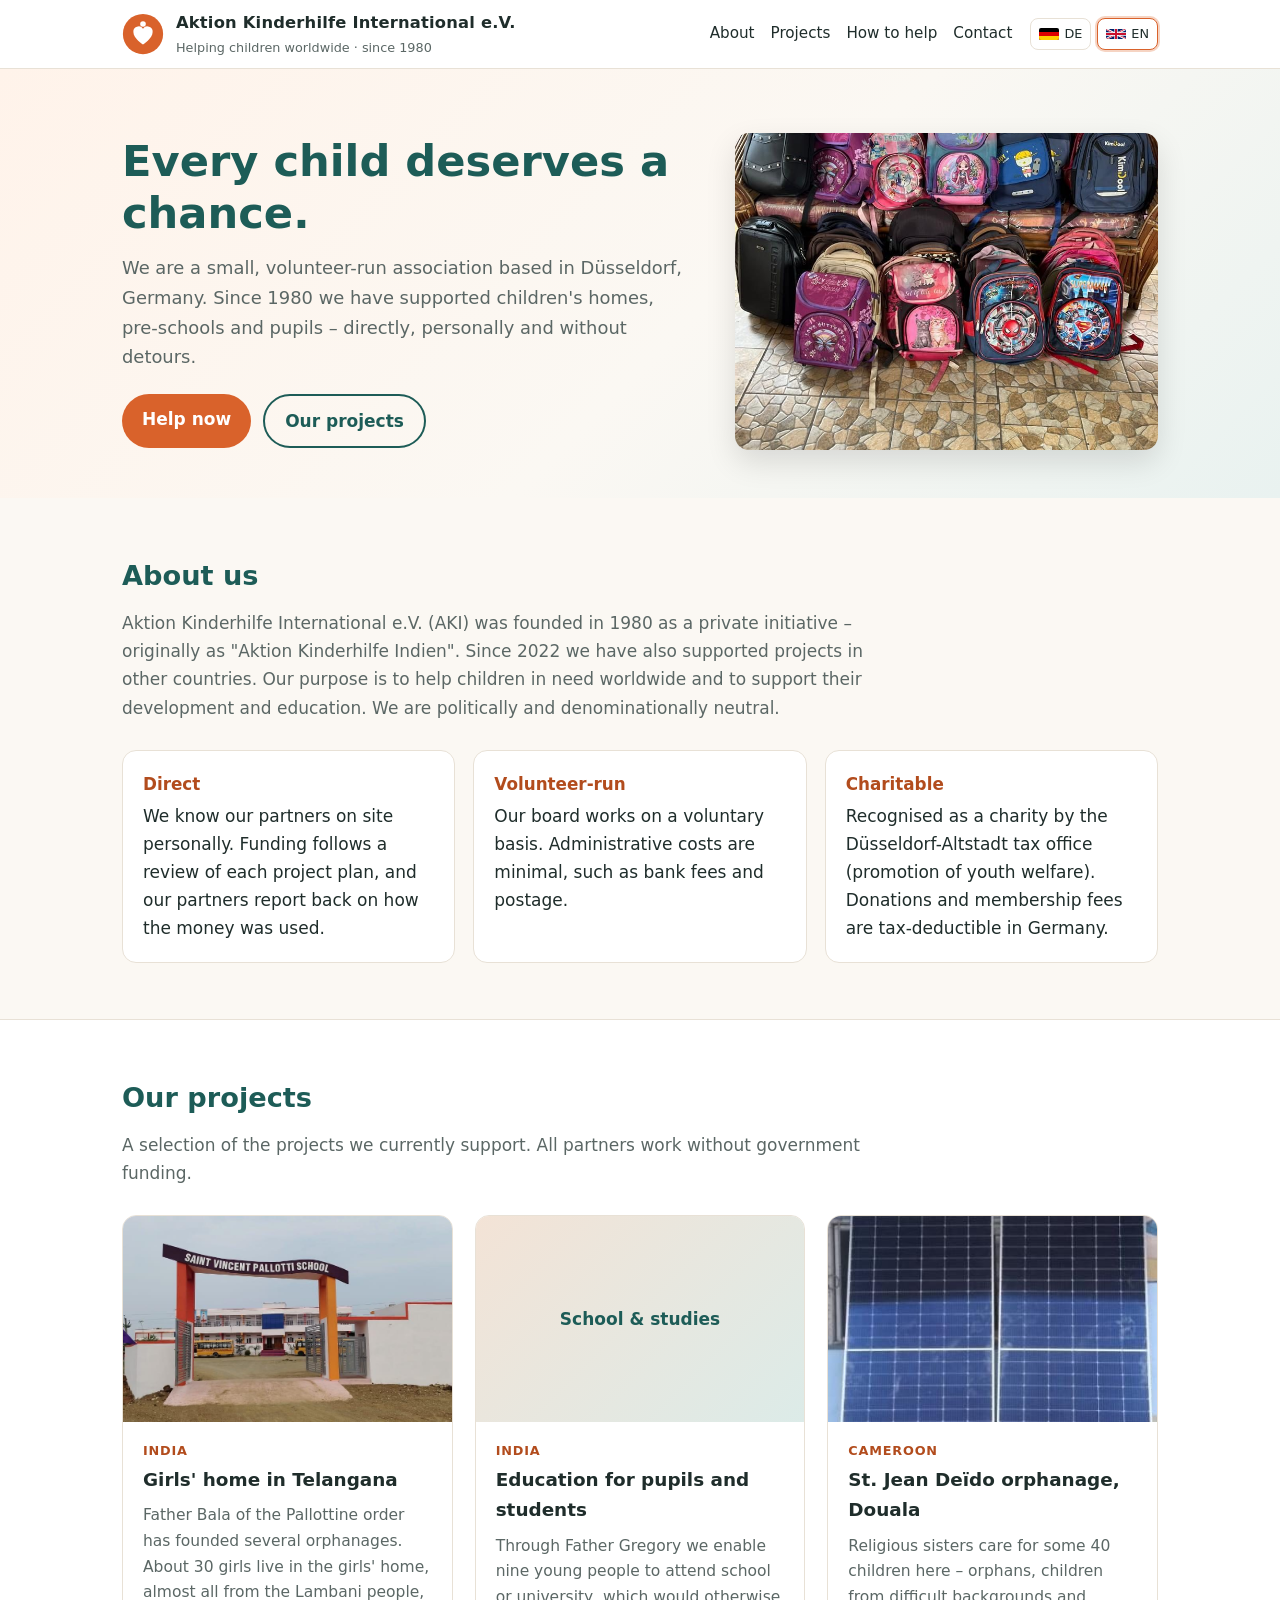
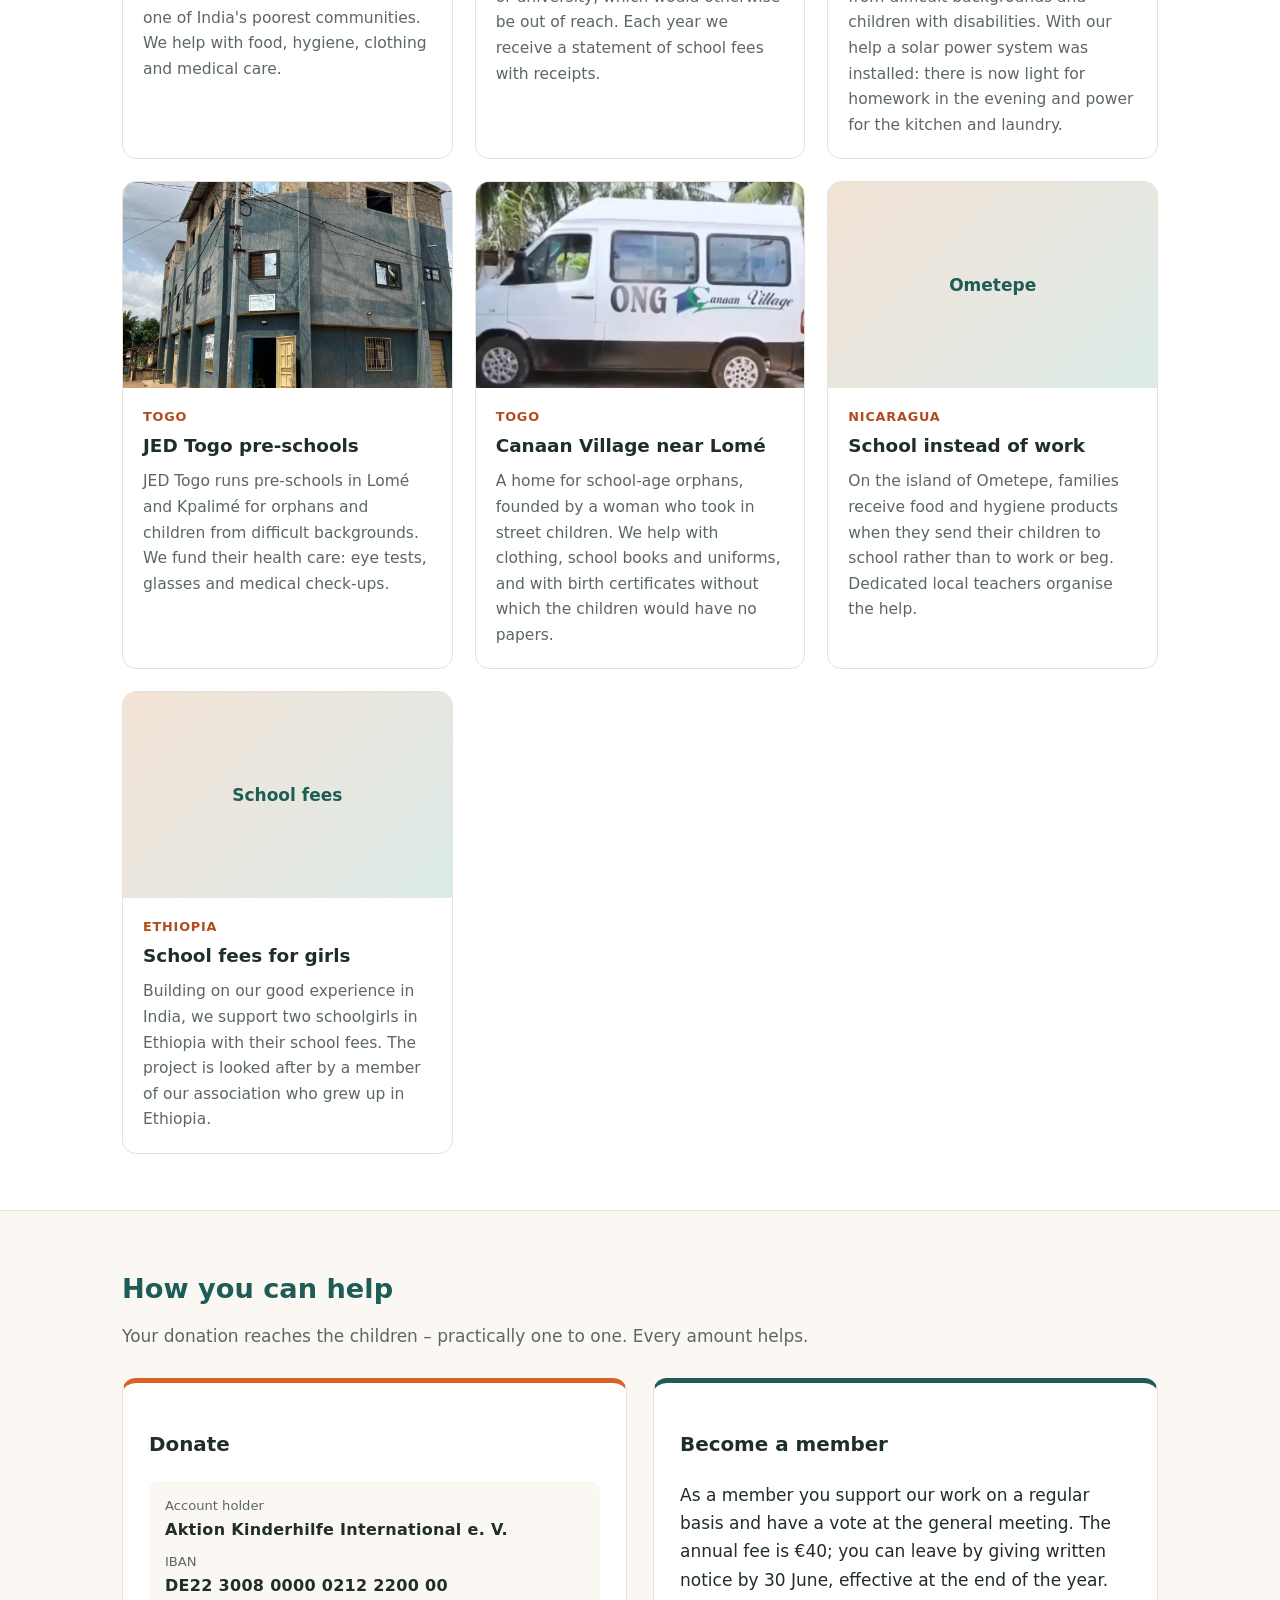
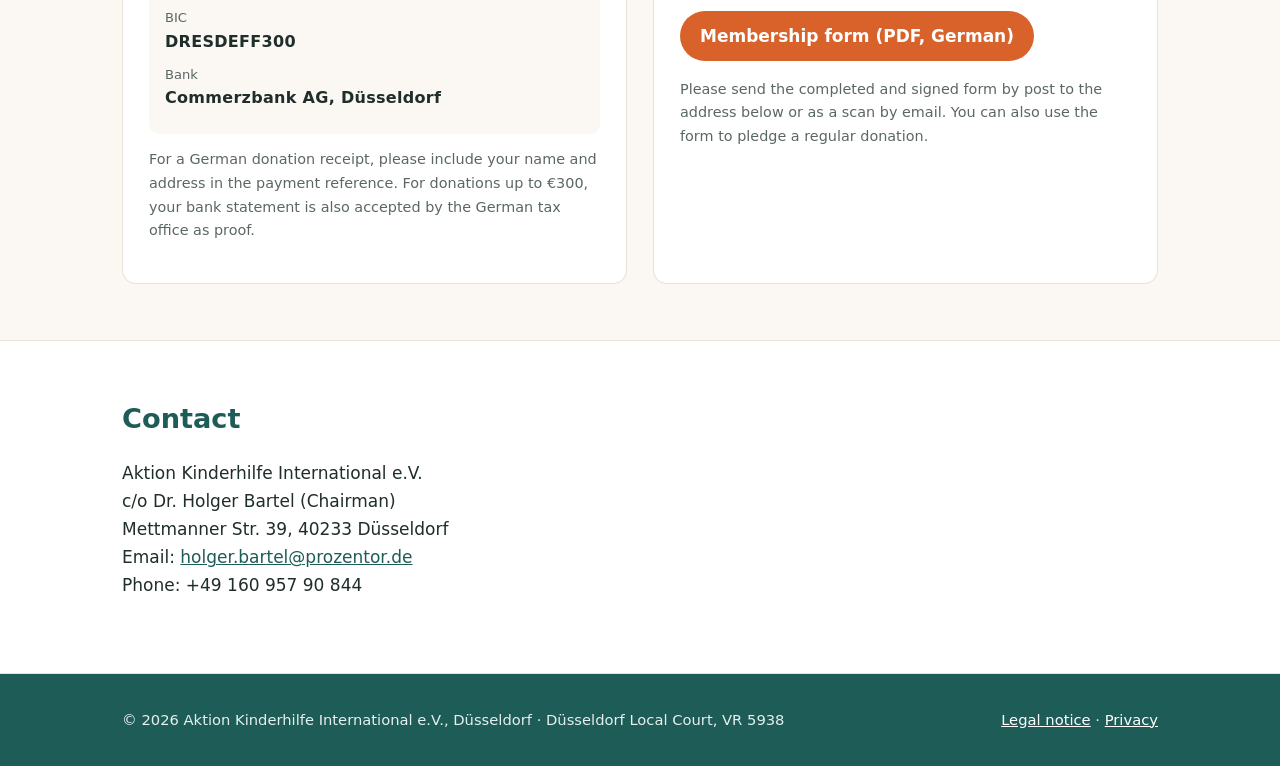
<file: index.html>
<!doctype html>
<html lang="de" data-title-de="Aktion Kinderhilfe International e.V. – Hilfe für Kinder weltweit" data-title-en="Aktion Kinderhilfe International e.V. – Helping children worldwide">
<head>
  <meta charset="utf-8">
  <meta name="viewport" content="width=device-width, initial-scale=1">
  <meta http-equiv="Content-Security-Policy" content="default-src 'self'; img-src 'self' data:; style-src 'self'; script-src 'self'; base-uri 'none'; form-action 'none'">
  <meta name="referrer" content="strict-origin-when-cross-origin">
  <title>Aktion Kinderhilfe International e.V. – Hilfe für Kinder weltweit</title>
  <meta name="description" content="Aktion Kinderhilfe International e.V. (AKI), Düsseldorf: gemeinnütziger Verein seit 1980. Wir unterstützen Kinderheime, Vorschulen und Schulkinder in Indien, Kamerun, Togo, Nicaragua und Äthiopien.">
  <meta name="robots" content="noindex">
  <meta name="theme-color" content="#1d5c57">
  <link rel="stylesheet" href="assets/style.css">
  <link rel="icon" href="data:,">
  <script src="assets/lang.js"></script>
</head>
<body>
<a class="skip" href="#main"><span data-l="de">Zum Inhalt</span><span data-l="en">Skip to content</span></a>

<header class="top">
  <div class="wrap">
    <a class="brand" href="./">
      <svg class="logo" viewBox="0 0 48 48" aria-hidden="true"><circle cx="24" cy="24" r="23" fill="#d9622b"/><path d="M24 36s-11-6.6-11-14.2A6 6 0 0 1 24 18a6 6 0 0 1 11 3.8C35 29.4 24 36 24 36z" fill="#fff"/><circle cx="24" cy="12.5" r="3.2" fill="#fff"/></svg>
      <span><strong>Aktion Kinderhilfe International e.V.</strong>
      <small><span data-l="de">Hilfe für Kinder weltweit · seit 1980</span><span data-l="en">Helping children worldwide · since 1980</span></small></span>
    </a>
    <nav class="nav" aria-label="Navigation">
      <a href="#ueber"><span data-l="de">Über uns</span><span data-l="en">About</span></a>
      <a href="#projekte"><span data-l="de">Projekte</span><span data-l="en">Projects</span></a>
      <a href="#helfen"><span data-l="de">Helfen</span><span data-l="en">How to help</span></a>
      <a href="#kontakt"><span data-l="de">Kontakt</span><span data-l="en">Contact</span></a>
    </nav>
    <div class="langs" role="group" aria-label="Sprache / Language">
      <button type="button" data-set-lang="de" aria-pressed="false" title="Deutsch"><svg viewBox="0 0 5 3" aria-hidden="true"><rect width="5" height="3" fill="#000"/><rect width="5" height="2" y="1" fill="#D00"/><rect width="5" height="1" y="2" fill="#FFCE00"/></svg>DE</button>
      <button type="button" data-set-lang="en" aria-pressed="false" title="English"><svg viewBox="0 0 60 30" aria-hidden="true"><clipPath id="uk"><path d="M30,15 h30 v15 z v15 h-30 z h-30 v-15 z v-15 h30 z"/></clipPath><path d="M0,0 v30 h60 v-30 z" fill="#012169"/><path d="M0,0 L60,30 M60,0 L0,30" stroke="#fff" stroke-width="6"/><path d="M0,0 L60,30 M60,0 L0,30" clip-path="url(#uk)" stroke="#C8102E" stroke-width="4"/><path d="M30,0 v30 M0,15 h60" stroke="#fff" stroke-width="10"/><path d="M30,0 v30 M0,15 h60" stroke="#C8102E" stroke-width="6"/></svg>EN</button>
    </div>
  </div>
</header>

<main id="main">
<div class="hero">
  <div class="wrap">
    <div>
      <h1><span data-l="de">Jedes Kind verdient eine Chance.</span><span data-l="en">Every child deserves a chance.</span></h1>
      <p class="lead"><span data-l="de">Wir sind ein kleiner, ehrenamtlich geführter Verein aus Düsseldorf. Seit 1980 unterstützen wir Kinderheime, Vorschulen und Schulkinder – direkt, persönlich und ohne Umwege.</span><span data-l="en">We are a small, volunteer-run association based in Düsseldorf, Germany. Since 1980 we have supported children's homes, pre-schools and pupils – directly, personally and without detours.</span></p>
      <div class="btns">
        <a class="btn primary" href="#helfen"><span data-l="de">Jetzt helfen</span><span data-l="en">Help now</span></a>
        <a class="btn ghost" href="#projekte"><span data-l="de">Unsere Projekte</span><span data-l="en">Our projects</span></a>
      </div>
    </div>
    <img src="assets/img/togo-canaan-ranzen.jpg" alt="Neue Schulranzen für die Kinder im Canaan Village, Togo" width="810" height="1080">
  </div>
</div>

<section id="ueber">
  <div class="wrap">
    <h2><span data-l="de">Über uns</span><span data-l="en">About us</span></h2>
    <p class="intro"><span data-l="de">Die Aktion Kinderhilfe International e.V. (AKI) wurde 1980 als private Initiative gegründet – zunächst als „Aktion Kinderhilfe Indien“. Seit 2022 fördern wir auch Projekte in anderen Ländern. Unser Zweck ist es, hilfsbedürftige Kinder weltweit zu unterstützen und ihre Entwicklung und Erziehung zu ermöglichen. Wir sind politisch und konfessionell neutral.</span><span data-l="en">Aktion Kinderhilfe International e.V. (AKI) was founded in 1980 as a private initiative – originally as "Aktion Kinderhilfe Indien". Since 2022 we have also supported projects in other countries. Our purpose is to help children in need worldwide and to support their development and education. We are politically and denominationally neutral.</span></p>
    <div class="facts">
      <div class="fact"><b><span data-l="de">Direkt</span><span data-l="en">Direct</span></b><span data-l="de">Wir kennen unsere Partner vor Ort persönlich. Gefördert wird erst nach Prüfung einer Projektbeschreibung, und die Partner berichten uns über die Verwendung.</span><span data-l="en">We know our partners on site personally. Funding follows a review of each project plan, and our partners report back on how the money was used.</span></div>
      <div class="fact"><b><span data-l="de">Ehrenamtlich</span><span data-l="en">Volunteer-run</span></b><span data-l="de">Der Vorstand arbeitet ehrenamtlich. Verwaltungskosten fallen nur in geringem Umfang an, etwa für Kontoführung und Porto.</span><span data-l="en">Our board works on a voluntary basis. Administrative costs are minimal, such as bank fees and postage.</span></div>
      <div class="fact"><b><span data-l="de">Gemeinnützig</span><span data-l="en">Charitable</span></b><span data-l="de">Vom Finanzamt Düsseldorf-Altstadt als gemeinnützig anerkannt (Förderung der Jugendhilfe). Spenden und Beiträge sind steuerlich abzugsfähig.</span><span data-l="en">Recognised as a charity by the Düsseldorf-Altstadt tax office (promotion of youth welfare). Donations and membership fees are tax-deductible in Germany.</span></div>
    </div>
  </div>
</section>

<section id="projekte" class="alt">
  <div class="wrap">
    <h2><span data-l="de">Unsere Projekte</span><span data-l="en">Our projects</span></h2>
    <p class="intro"><span data-l="de">Eine Auswahl der Projekte, die wir derzeit unterstützen. Alle Partner arbeiten ohne staatliche Hilfe.</span><span data-l="en">A selection of the projects we currently support. All partners work without government funding.</span></p>
    <div class="projects">
      <article class="project">
        <img src="assets/img/indien-schule.jpg" alt="Schulgelände der Pallottiner in Indien" width="1152" height="519" loading="lazy">
        <div class="body"><div class="land"><span data-l="de">Indien</span><span data-l="en">India</span></div>
          <h3><span data-l="de">Mädchenheim in Telangana</span><span data-l="en">Girls' home in Telangana</span></h3>
          <p><span data-l="de">Pater Bala vom Pallottiner-Orden hat mehrere Waisenhäuser gegründet. Im Mädchenheim leben rund 30 Mädchen, fast alle aus dem Volk der Lambani, einer der ärmsten Gruppen Indiens. Wir helfen bei Lebensmitteln, Hygiene, Kleidung und medizinischer Versorgung.</span><span data-l="en">Father Bala of the Pallottine order has founded several orphanages. About 30 girls live in the girls' home, almost all from the Lambani people, one of India's poorest communities. We help with food, hygiene, clothing and medical care.</span></p></div>
      </article>
      <article class="project">
        <div class="noimg"><span data-l="de">Schule &amp; Studium</span><span data-l="en">School &amp; studies</span></div>
        <div class="body"><div class="land"><span data-l="de">Indien</span><span data-l="en">India</span></div>
          <h3><span data-l="de">Ausbildung für Schüler und Studierende</span><span data-l="en">Education for pupils and students</span></h3>
          <p><span data-l="de">Über Pater Gregory ermöglichen wir neun jungen Menschen den Schulbesuch oder ein Studium, das ihnen sonst verschlossen bliebe. Jedes Jahr erhalten wir eine Aufstellung der Schulgebühren mit Quittungen.</span><span data-l="en">Through Father Gregory we enable nine young people to attend school or university, which would otherwise be out of reach. Each year we receive a statement of school fees with receipts.</span></p></div>
      </article>
      <article class="project">
        <img src="assets/img/douala-solar.jpg" alt="Solarmodule für das Waisenhaus in Douala" width="390" height="728" loading="lazy">
        <div class="body"><div class="land"><span data-l="de">Kamerun</span><span data-l="en">Cameroon</span></div>
          <h3><span data-l="de">Waisenhaus St. Jean Deïdo, Douala</span><span data-l="en">St. Jean Deïdo orphanage, Douala</span></h3>
          <p><span data-l="de">Ordensschwestern betreuen hier gut 40 Kinder – Waisen, Kinder aus schwierigen Verhältnissen und Kinder mit Behinderung. Mit unserer Hilfe wurde eine Solaranlage eingerichtet: Jetzt gibt es abends Licht für die Hausaufgaben und Strom für Küche und Wäsche.</span><span data-l="en">Religious sisters care for some 40 children here – orphans, children from difficult backgrounds and children with disabilities. With our help a solar power system was installed: there is now light for homework in the evening and power for the kitchen and laundry.</span></p></div>
      </article>
      <article class="project">
        <img src="assets/img/togo-jed.jpg" alt="Gebäude der Association JED Togo" width="1050" height="1400" loading="lazy">
        <div class="body"><div class="land">Togo</div>
          <h3><span data-l="de">Vorschulen von JED Togo</span><span data-l="en">JED Togo pre-schools</span></h3>
          <p><span data-l="de">JED Togo betreibt in Lomé und Kpalimé Vorschulen für Waisen und Kinder aus schwierigen Verhältnissen. Wir finanzieren die Gesundheitsvorsorge: Augenuntersuchungen, Brillen und ärztliche Untersuchungen.</span><span data-l="en">JED Togo runs pre-schools in Lomé and Kpalimé for orphans and children from difficult backgrounds. We fund their health care: eye tests, glasses and medical check-ups.</span></p></div>
      </article>
      <article class="project">
        <img src="assets/img/togo-canaan-bus.jpg" alt="Kleinbus des Canaan Village in Togo" width="828" height="455" loading="lazy">
        <div class="body"><div class="land">Togo</div>
          <h3><span data-l="de">Canaan Village bei Lomé</span><span data-l="en">Canaan Village near Lomé</span></h3>
          <p><span data-l="de">Ein Heim für Waisenkinder im Schulalter, gegründet von einer Frau, die Straßenkinder aufnahm. Wir helfen bei Kleidung, Schulbüchern und Schuluniformen und bei Geburtsurkunden, ohne die die Kinder keine Papiere hätten.</span><span data-l="en">A home for school-age orphans, founded by a woman who took in street children. We help with clothing, school books and uniforms, and with birth certificates without which the children would have no papers.</span></p></div>
      </article>
      <article class="project">
        <div class="noimg">Ometepe</div>
        <div class="body"><div class="land">Nicaragua</div>
          <h3><span data-l="de">Schule statt Arbeit</span><span data-l="en">School instead of work</span></h3>
          <p><span data-l="de">Auf der Insel Ometepe erhalten Familien Lebensmittel und Hygieneartikel, wenn sie ihre Kinder zur Schule schicken statt zum Arbeiten oder Betteln. Engagierte Lehrerinnen vor Ort organisieren die Hilfe.</span><span data-l="en">On the island of Ometepe, families receive food and hygiene products when they send their children to school rather than to work or beg. Dedicated local teachers organise the help.</span></p></div>
      </article>
      <article class="project">
        <div class="noimg"><span data-l="de">Schulgeld</span><span data-l="en">School fees</span></div>
        <div class="body"><div class="land"><span data-l="de">Äthiopien</span><span data-l="en">Ethiopia</span></div>
          <h3><span data-l="de">Schulgeld für Schülerinnen</span><span data-l="en">School fees for girls</span></h3>
          <p><span data-l="de">Nach den guten Erfahrungen in Indien unterstützen wir zwei Schülerinnen in Äthiopien beim Schulgeld. Betreut wird das Projekt von einem Vereinsmitglied, das in Äthiopien aufgewachsen ist.</span><span data-l="en">Building on our good experience in India, we support two schoolgirls in Ethiopia with their school fees. The project is looked after by a member of our association who grew up in Ethiopia.</span></p></div>
      </article>
    </div>
  </div>
</section>

<section id="helfen">
  <div class="wrap">
    <h2><span data-l="de">So können Sie helfen</span><span data-l="en">How you can help</span></h2>
    <p class="intro"><span data-l="de">Ihre Spende kommt bei den Kindern an – praktisch eins zu eins. Jeder Betrag hilft.</span><span data-l="en">Your donation reaches the children – practically one to one. Every amount helps.</span></p>
    <div class="two">
      <div class="box donate">
        <h3><span data-l="de">Spenden</span><span data-l="en">Donate</span></h3>
        <dl class="bank">
          <dt><span data-l="de">Kontoinhaber</span><span data-l="en">Account holder</span></dt><dd>Aktion Kinderhilfe International e. V.</dd>
          <dt>IBAN</dt><dd>DE22 3008 0000 0212 2200 00</dd>
          <dt>BIC</dt><dd>DRESDEFF300</dd>
          <dt>Bank</dt><dd>Commerzbank AG, Düsseldorf</dd>
        </dl>
        <p class="small"><span data-l="de">Für eine Zuwendungsbestätigung geben Sie bitte Ihren Namen und Ihre Anschrift im Verwendungszweck an. Bei Spenden bis 300 € genügt dem Finanzamt auch Ihr Kontoauszug als Nachweis.</span><span data-l="en">For a German donation receipt, please include your name and address in the payment reference. For donations up to €300, your bank statement is also accepted by the German tax office as proof.</span></p>
      </div>
      <div class="box member">
        <h3><span data-l="de">Mitglied werden</span><span data-l="en">Become a member</span></h3>
        <p><span data-l="de">Als Mitglied unterstützen Sie unsere Arbeit dauerhaft und können in der Mitgliederversammlung mitbestimmen. Der Jahresbeitrag beträgt 40 €; ein Austritt ist schriftlich bis 30. Juni zum Jahresende möglich.</span><span data-l="en">As a member you support our work on a regular basis and have a vote at the general meeting. The annual fee is €40; you can leave by giving written notice by 30 June, effective at the end of the year.</span></p>
        <p><a class="btn primary" href="beitrittserklaerung.pdf" download><span data-l="de">Beitrittserklärung (PDF)</span><span data-l="en">Membership form (PDF, German)</span></a></p>
        <p class="small"><span data-l="de">Bitte ausgefüllt und unterschrieben per Post an die unten genannte Anschrift oder eingescannt per E-Mail senden. Mit dem Formular können Sie auch eine regelmäßige Spende zusagen.</span><span data-l="en">Please send the completed and signed form by post to the address below or as a scan by email. You can also use the form to pledge a regular donation.</span></p>
      </div>
    </div>
  </div>
</section>

<section id="kontakt" class="alt">
  <div class="wrap">
    <h2><span data-l="de">Kontakt</span><span data-l="en">Contact</span></h2>
    <p>Aktion Kinderhilfe International e.V.<br>c/o Dr. Holger Bartel (<span data-l="de">1. Vorsitzender</span><span data-l="en">Chairman</span>)<br>Mettmanner Str. 39, 40233 Düsseldorf<br>
    <span data-l="de">E-Mail</span><span data-l="en">Email</span>: <a href="mailto:holger.bartel@prozentor.de">holger.bartel@prozentor.de</a><br>
    <span data-l="de">Telefon</span><span data-l="en">Phone</span>: +49 160 957 90 844</p>
  </div>
</section>
</main>

<footer>
  <div class="wrap">
    <span>© 2026 Aktion Kinderhilfe International e.V., Düsseldorf · <span data-l="de">Amtsgericht Düsseldorf VR 5938</span><span data-l="en">Düsseldorf Local Court, VR 5938</span></span>
    <span><a href="impressum.html"><span data-l="de">Impressum</span><span data-l="en">Legal notice</span></a> · <a href="datenschutz.html"><span data-l="de">Datenschutz</span><span data-l="en">Privacy</span></a></span>
  </div>
</footer>
</body>
</html>
</file>
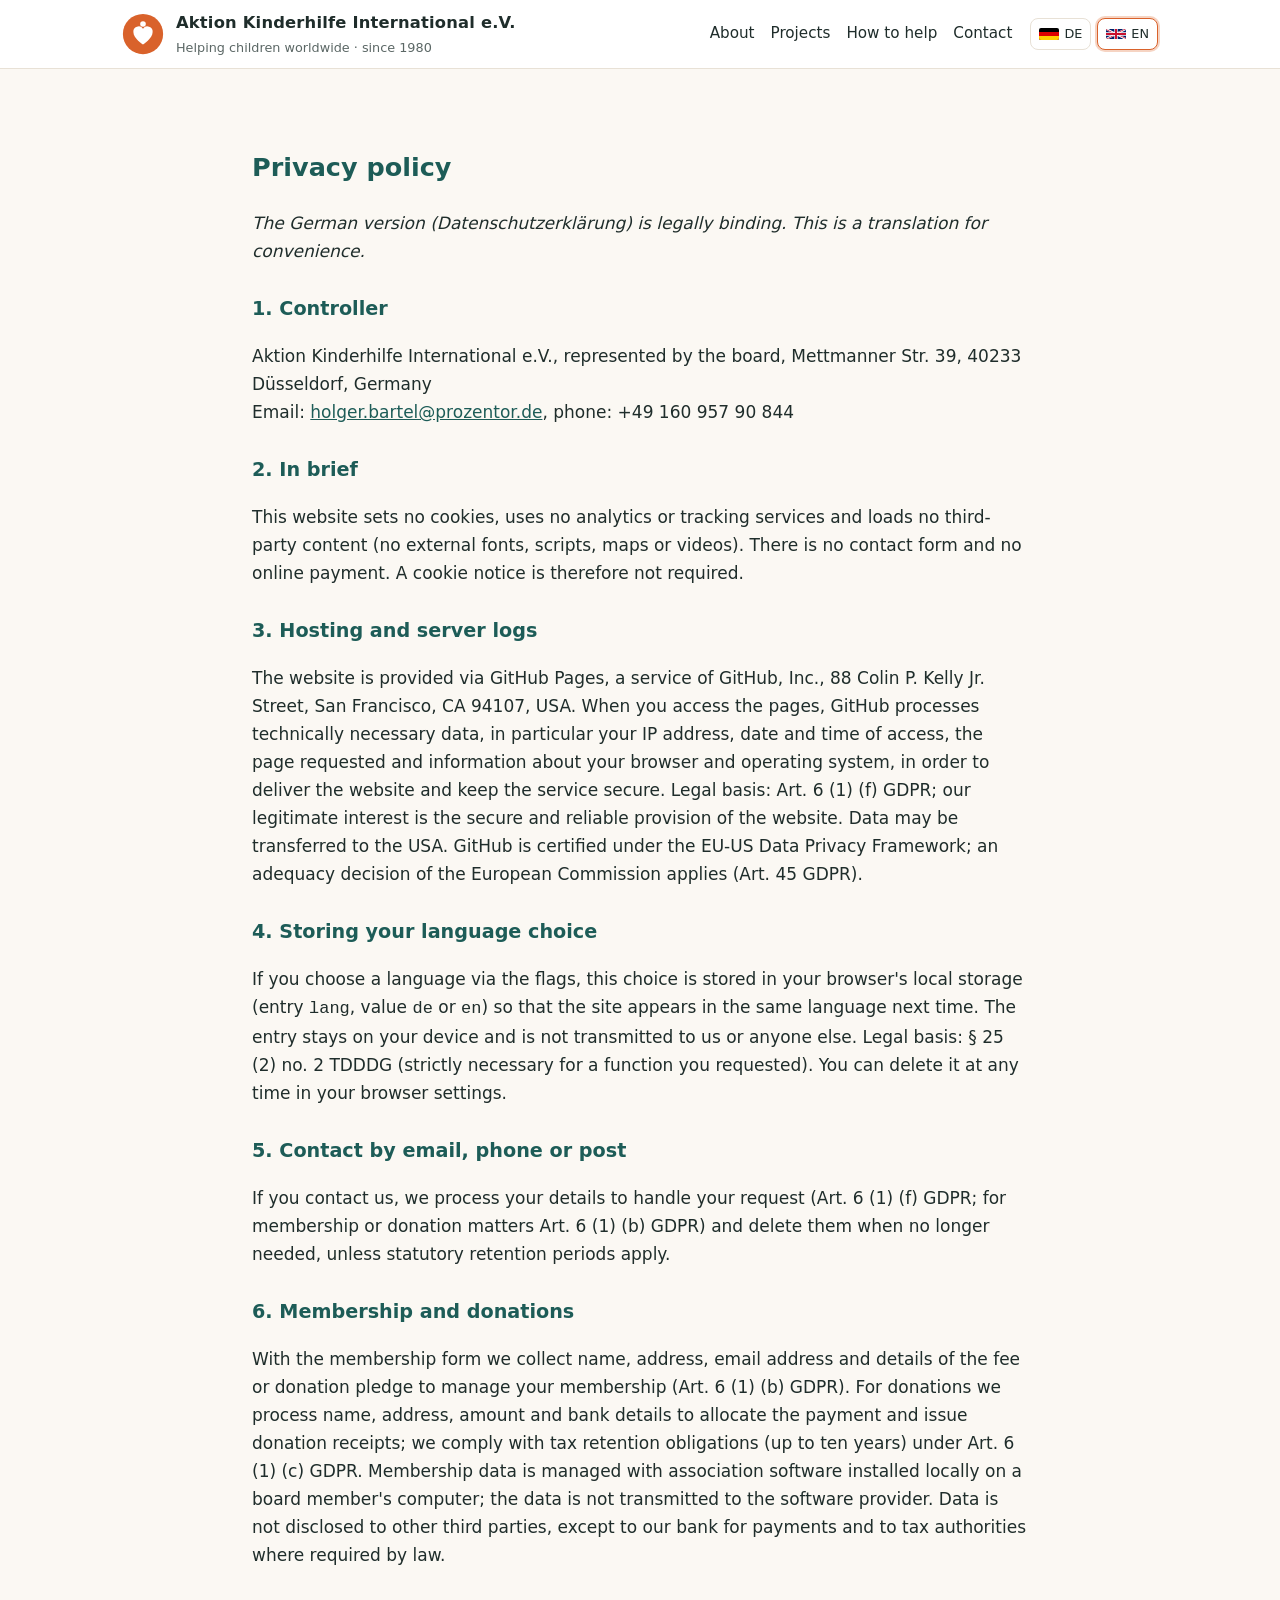
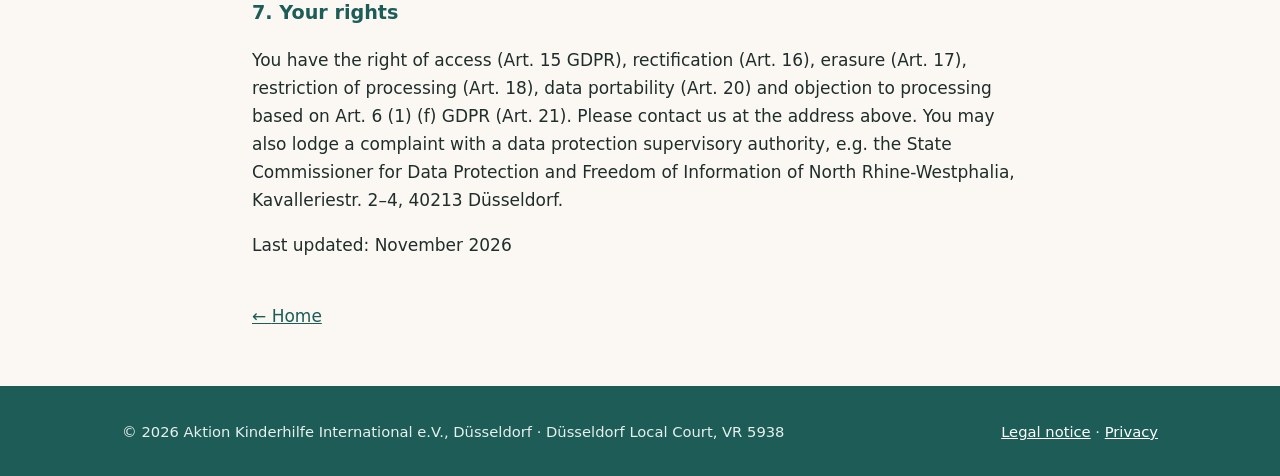
<file: datenschutz.html>
<!doctype html>
<html lang="de" data-title-de="Datenschutz – Aktion Kinderhilfe International e.V." data-title-en="Privacy policy – Aktion Kinderhilfe International e.V.">
<head>
  <meta charset="utf-8">
  <meta name="viewport" content="width=device-width, initial-scale=1">
  <meta http-equiv="Content-Security-Policy" content="default-src 'self'; img-src 'self' data:; style-src 'self'; script-src 'self'; base-uri 'none'; form-action 'none'">
  <meta name="referrer" content="strict-origin-when-cross-origin">
  <title>Datenschutz – Aktion Kinderhilfe International e.V.</title>
  <meta name="description" content="Aktion Kinderhilfe International e.V. (AKI), Düsseldorf: gemeinnütziger Verein seit 1980. Wir unterstützen Kinderheime, Vorschulen und Schulkinder in Indien, Kamerun, Togo, Nicaragua und Äthiopien.">
  <meta name="robots" content="noindex">
  <meta name="theme-color" content="#1d5c57">
  <link rel="stylesheet" href="assets/style.css">
  <link rel="icon" href="data:,">
  <script src="assets/lang.js"></script>
</head>
<body>
<a class="skip" href="#main"><span data-l="de">Zum Inhalt</span><span data-l="en">Skip to content</span></a>

<header class="top">
  <div class="wrap">
    <a class="brand" href="./">
      <svg class="logo" viewBox="0 0 48 48" aria-hidden="true"><circle cx="24" cy="24" r="23" fill="#d9622b"/><path d="M24 36s-11-6.6-11-14.2A6 6 0 0 1 24 18a6 6 0 0 1 11 3.8C35 29.4 24 36 24 36z" fill="#fff"/><circle cx="24" cy="12.5" r="3.2" fill="#fff"/></svg>
      <span><strong>Aktion Kinderhilfe International e.V.</strong>
      <small><span data-l="de">Hilfe für Kinder weltweit · seit 1980</span><span data-l="en">Helping children worldwide · since 1980</span></small></span>
    </a>
    <nav class="nav" aria-label="Navigation">
      <a href="./#ueber"><span data-l="de">Über uns</span><span data-l="en">About</span></a>
      <a href="./#projekte"><span data-l="de">Projekte</span><span data-l="en">Projects</span></a>
      <a href="./#helfen"><span data-l="de">Helfen</span><span data-l="en">How to help</span></a>
      <a href="./#kontakt"><span data-l="de">Kontakt</span><span data-l="en">Contact</span></a>
    </nav>
    <div class="langs" role="group" aria-label="Sprache / Language">
      <button type="button" data-set-lang="de" aria-pressed="false" title="Deutsch"><svg viewBox="0 0 5 3" aria-hidden="true"><rect width="5" height="3" fill="#000"/><rect width="5" height="2" y="1" fill="#D00"/><rect width="5" height="1" y="2" fill="#FFCE00"/></svg>DE</button>
      <button type="button" data-set-lang="en" aria-pressed="false" title="English"><svg viewBox="0 0 60 30" aria-hidden="true"><clipPath id="uk"><path d="M30,15 h30 v15 z v15 h-30 z h-30 v-15 z v-15 h30 z"/></clipPath><path d="M0,0 v30 h60 v-30 z" fill="#012169"/><path d="M0,0 L60,30 M60,0 L0,30" stroke="#fff" stroke-width="6"/><path d="M0,0 L60,30 M60,0 L0,30" clip-path="url(#uk)" stroke="#C8102E" stroke-width="4"/><path d="M30,0 v30 M0,15 h60" stroke="#fff" stroke-width="10"/><path d="M30,0 v30 M0,15 h60" stroke="#C8102E" stroke-width="6"/></svg>EN</button>
    </div>
  </div>
</header>

<main id="main"><section><div class="wrap legal">
<div data-l="de">
<h1>Datenschutzerklärung</h1>
<h2>1. Verantwortlicher</h2>
<p>Aktion Kinderhilfe International e.V., vertreten durch den Vorstand, Mettmanner Str. 39, 40233 Düsseldorf, Deutschland<br>E-Mail: <a href="mailto:holger.bartel@prozentor.de">holger.bartel@prozentor.de</a>, Telefon: +49 160 957 90 844</p>
<h2>2. Das Wichtigste in Kürze</h2>
<p>Diese Website setzt keine Cookies, verwendet keine Analyse- oder Tracking-Dienste und lädt keine Inhalte von Dritten (keine externen Schriften, Skripte, Karten oder Videos). Es gibt kein Kontaktformular und keine Online-Zahlung. Deshalb ist auch kein Cookie-Hinweis erforderlich.</p>
<h2>3. Hosting und Server-Protokolle</h2>
<p>Die Website wird über GitHub Pages bereitgestellt, einen Dienst der GitHub, Inc., 88 Colin P. Kelly Jr. Street, San Francisco, CA 94107, USA. Beim Aufruf der Seiten verarbeitet GitHub technisch notwendige Daten, insbesondere Ihre IP-Adresse, Datum und Uhrzeit des Abrufs, die aufgerufene Seite sowie Angaben zu Browser und Betriebssystem. Dies dient der Auslieferung der Website und der Sicherheit des Dienstes. Rechtsgrundlage ist Art. 6 Abs. 1 lit. f DSGVO; unser berechtigtes Interesse liegt in einer sicheren und zuverlässigen Bereitstellung der Website.</p>
<p>Dabei können Daten in die USA übermittelt werden. GitHub ist nach dem EU-US Data Privacy Framework zertifiziert; für diese Übermittlung besteht damit ein Angemessenheitsbeschluss der EU-Kommission (Art. 45 DSGVO). Weitere Informationen finden Sie in der Datenschutzerklärung von GitHub (docs.github.com, „GitHub General Privacy Statement“).</p>
<h2>4. Speicherung der Sprachwahl im Browser</h2>
<p>Wenn Sie über die Flaggen die Sprache wählen, wird diese Wahl im lokalen Speicher Ihres Browsers (localStorage, Eintrag <code>lang</code> mit dem Wert <code>de</code> oder <code>en</code>) abgelegt, damit die Seite beim nächsten Besuch in derselben Sprache erscheint. Der Eintrag bleibt auf Ihrem Gerät und wird weder an uns noch an Dritte übertragen. Ohne gespeicherte Wahl richtet sich die Sprache nach der Spracheinstellung Ihres Browsers. Rechtsgrundlage ist § 25 Abs. 2 Nr. 2 TDDDG, da die Speicherung für die von Ihnen ausdrücklich gewünschte Funktion unbedingt erforderlich ist. Sie können den Eintrag jederzeit über die Einstellungen Ihres Browsers löschen.</p>
<h2>5. Kontakt per E-Mail, Telefon oder Post</h2>
<p>Wenn Sie uns kontaktieren, verarbeiten wir Ihre Angaben, um Ihr Anliegen zu bearbeiten. Rechtsgrundlage ist Art. 6 Abs. 1 lit. f DSGVO, bei Fragen zu Mitgliedschaft oder Spende Art. 6 Abs. 1 lit. b DSGVO. Wir löschen die Daten, sobald sie dafür nicht mehr erforderlich sind und keine gesetzlichen Aufbewahrungspflichten entgegenstehen.</p>
<h2>6. Mitgliedschaft und Spenden</h2>
<p>Mit der Beitrittserklärung erheben wir Name, Anschrift, E-Mail-Adresse und die Angaben zu Beitrag bzw. Spendenzusage. Wir verwenden diese Daten zur Verwaltung der Mitgliedschaft (Art. 6 Abs. 1 lit. b DSGVO). Bei Spenden verarbeiten wir Name, Anschrift, Betrag und Bankverbindung, um die Zahlung zuzuordnen und Zuwendungsbestätigungen auszustellen; die steuerlichen Aufbewahrungspflichten (bis zu zehn Jahre) erfüllen wir nach Art. 6 Abs. 1 lit. c DSGVO. Die Mitgliederverwaltung erfolgt mit einer lokal installierten Vereinssoftware auf dem Rechner eines Vorstandsmitglieds; die Daten werden dabei nicht an den Softwareanbieter übermittelt. Eine Weitergabe an sonstige Dritte erfolgt nicht, außer an unsere Bank für den Zahlungsverkehr und an Finanzbehörden, soweit wir dazu verpflichtet sind.</p>
<h2>7. Links zu anderen Websites</h2>
<p>Die Website enthält derzeit keine Links zu Angeboten Dritter. Sollten solche ergänzt werden, gilt: Erst wenn Sie einen Link anklicken, werden Daten an den jeweiligen Anbieter übertragen; dann gilt dessen Datenschutzerklärung.</p>
<h2>8. Ihre Rechte</h2>
<p>Sie haben das Recht auf Auskunft (Art. 15 DSGVO), Berichtigung (Art. 16), Löschung (Art. 17), Einschränkung der Verarbeitung (Art. 18), Datenübertragbarkeit (Art. 20) und Widerspruch gegen Verarbeitungen auf Grundlage von Art. 6 Abs. 1 lit. f DSGVO (Art. 21). Wenden Sie sich dazu an die oben genannte Adresse. Sie können sich außerdem bei einer Datenschutz-Aufsichtsbehörde beschweren, zum Beispiel bei der Landesbeauftragten für Datenschutz und Informationsfreiheit Nordrhein-Westfalen, Kavalleriestr. 2–4, 40213 Düsseldorf.</p>
<p>Stand: November 2026</p>
</div>
<div data-l="en">
<h1>Privacy policy</h1>
<p><em>The German version (Datenschutzerklärung) is legally binding. This is a translation for convenience.</em></p>
<h2>1. Controller</h2>
<p>Aktion Kinderhilfe International e.V., represented by the board, Mettmanner Str. 39, 40233 Düsseldorf, Germany<br>Email: <a href="mailto:holger.bartel@prozentor.de">holger.bartel@prozentor.de</a>, phone: +49 160 957 90 844</p>
<h2>2. In brief</h2>
<p>This website sets no cookies, uses no analytics or tracking services and loads no third-party content (no external fonts, scripts, maps or videos). There is no contact form and no online payment. A cookie notice is therefore not required.</p>
<h2>3. Hosting and server logs</h2>
<p>The website is provided via GitHub Pages, a service of GitHub, Inc., 88 Colin P. Kelly Jr. Street, San Francisco, CA 94107, USA. When you access the pages, GitHub processes technically necessary data, in particular your IP address, date and time of access, the page requested and information about your browser and operating system, in order to deliver the website and keep the service secure. Legal basis: Art. 6 (1) (f) GDPR; our legitimate interest is the secure and reliable provision of the website. Data may be transferred to the USA. GitHub is certified under the EU-US Data Privacy Framework; an adequacy decision of the European Commission applies (Art. 45 GDPR).</p>
<h2>4. Storing your language choice</h2>
<p>If you choose a language via the flags, this choice is stored in your browser's local storage (entry <code>lang</code>, value <code>de</code> or <code>en</code>) so that the site appears in the same language next time. The entry stays on your device and is not transmitted to us or anyone else. Legal basis: § 25 (2) no. 2 TDDDG (strictly necessary for a function you requested). You can delete it at any time in your browser settings.</p>
<h2>5. Contact by email, phone or post</h2>
<p>If you contact us, we process your details to handle your request (Art. 6 (1) (f) GDPR; for membership or donation matters Art. 6 (1) (b) GDPR) and delete them when no longer needed, unless statutory retention periods apply.</p>
<h2>6. Membership and donations</h2>
<p>With the membership form we collect name, address, email address and details of the fee or donation pledge to manage your membership (Art. 6 (1) (b) GDPR). For donations we process name, address, amount and bank details to allocate the payment and issue donation receipts; we comply with tax retention obligations (up to ten years) under Art. 6 (1) (c) GDPR. Membership data is managed with association software installed locally on a board member's computer; the data is not transmitted to the software provider. Data is not disclosed to other third parties, except to our bank for payments and to tax authorities where required by law.</p>
<h2>7. Your rights</h2>
<p>You have the right of access (Art. 15 GDPR), rectification (Art. 16), erasure (Art. 17), restriction of processing (Art. 18), data portability (Art. 20) and objection to processing based on Art. 6 (1) (f) GDPR (Art. 21). Please contact us at the address above. You may also lodge a complaint with a data protection supervisory authority, e.g. the State Commissioner for Data Protection and Freedom of Information of North Rhine-Westphalia, Kavalleriestr. 2–4, 40213 Düsseldorf.</p>
<p>Last updated: November 2026</p>
</div>
<a class="back" href="./">← <span data-l="de">Zur Startseite</span><span data-l="en">Home</span></a>
</div></section>
</main>

<footer>
  <div class="wrap">
    <span>© 2026 Aktion Kinderhilfe International e.V., Düsseldorf · <span data-l="de">Amtsgericht Düsseldorf VR 5938</span><span data-l="en">Düsseldorf Local Court, VR 5938</span></span>
    <span><a href="impressum.html"><span data-l="de">Impressum</span><span data-l="en">Legal notice</span></a> · <a href="datenschutz.html"><span data-l="de">Datenschutz</span><span data-l="en">Privacy</span></a></span>
  </div>
</footer>
</body>
</html>
</file>
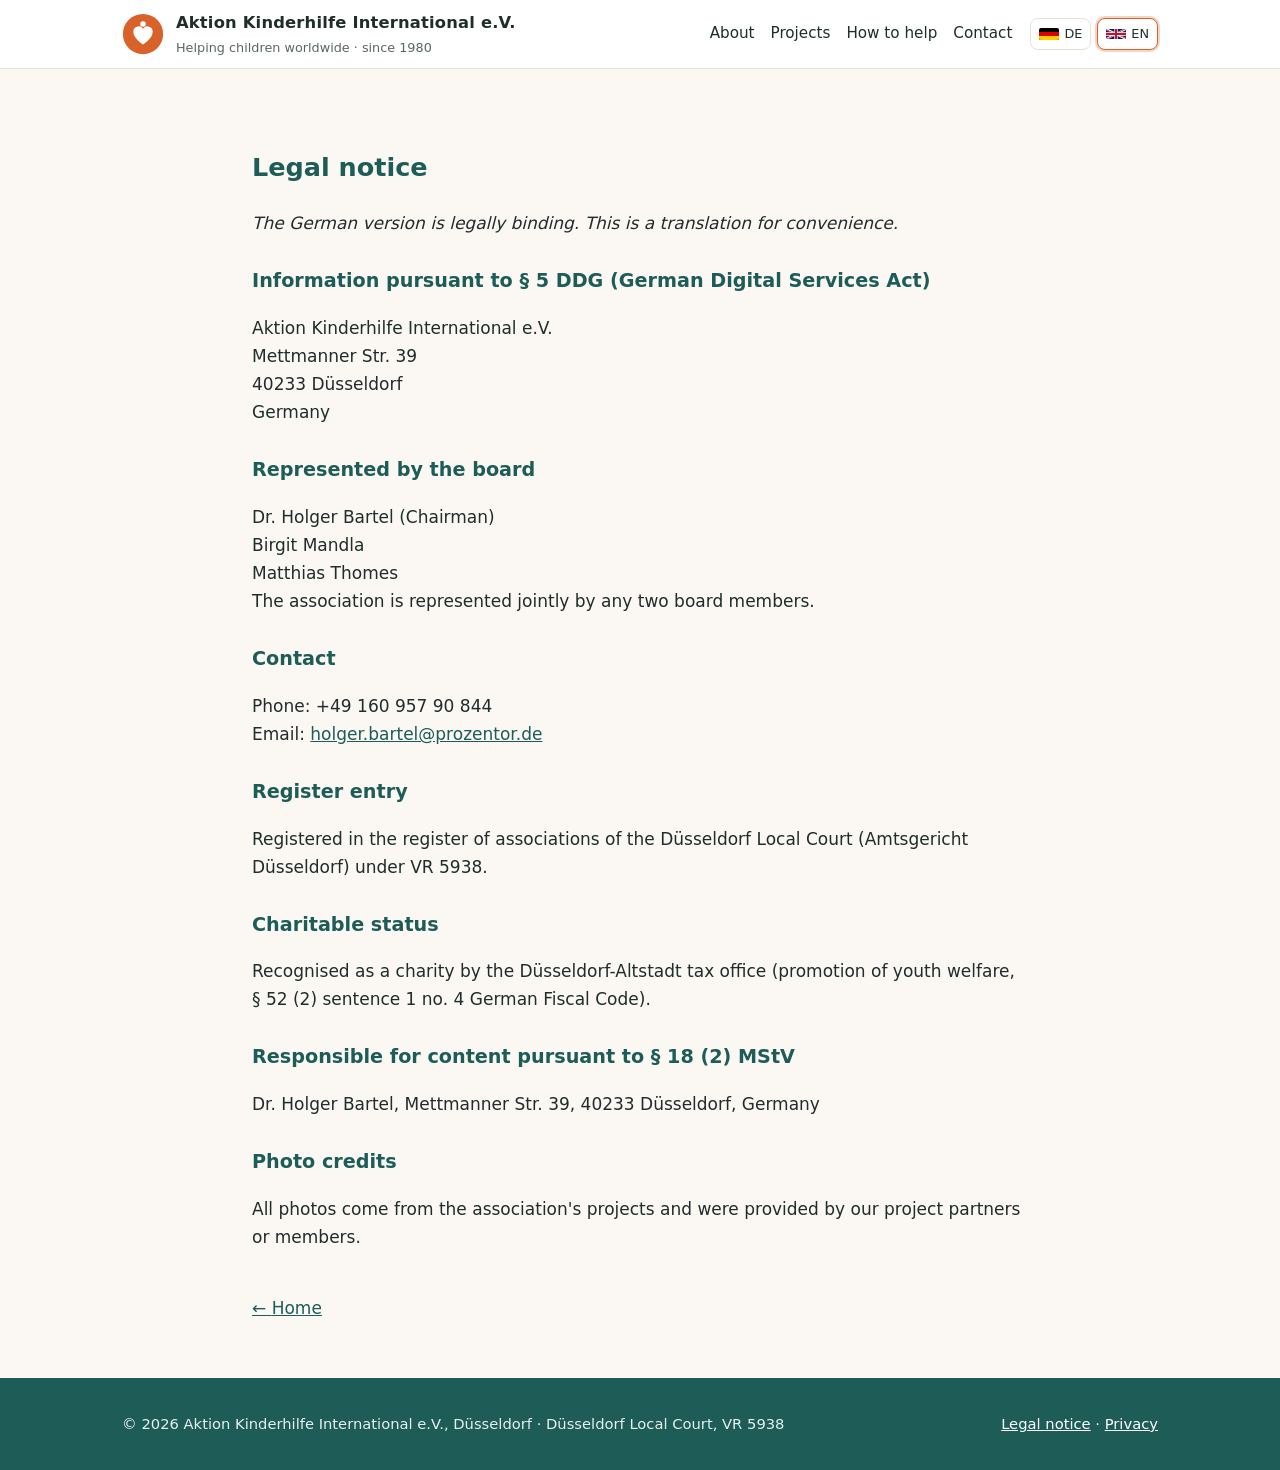
<file: impressum.html>
<!doctype html>
<html lang="de" data-title-de="Impressum – Aktion Kinderhilfe International e.V." data-title-en="Legal notice – Aktion Kinderhilfe International e.V.">
<head>
  <meta charset="utf-8">
  <meta name="viewport" content="width=device-width, initial-scale=1">
  <meta http-equiv="Content-Security-Policy" content="default-src 'self'; img-src 'self' data:; style-src 'self'; script-src 'self'; base-uri 'none'; form-action 'none'">
  <meta name="referrer" content="strict-origin-when-cross-origin">
  <title>Impressum – Aktion Kinderhilfe International e.V.</title>
  <meta name="description" content="Aktion Kinderhilfe International e.V. (AKI), Düsseldorf: gemeinnütziger Verein seit 1980. Wir unterstützen Kinderheime, Vorschulen und Schulkinder in Indien, Kamerun, Togo, Nicaragua und Äthiopien.">
  <meta name="robots" content="noindex">
  <meta name="theme-color" content="#1d5c57">
  <link rel="stylesheet" href="assets/style.css">
  <link rel="icon" href="data:,">
  <script src="assets/lang.js"></script>
</head>
<body>
<a class="skip" href="#main"><span data-l="de">Zum Inhalt</span><span data-l="en">Skip to content</span></a>

<header class="top">
  <div class="wrap">
    <a class="brand" href="./">
      <svg class="logo" viewBox="0 0 48 48" aria-hidden="true"><circle cx="24" cy="24" r="23" fill="#d9622b"/><path d="M24 36s-11-6.6-11-14.2A6 6 0 0 1 24 18a6 6 0 0 1 11 3.8C35 29.4 24 36 24 36z" fill="#fff"/><circle cx="24" cy="12.5" r="3.2" fill="#fff"/></svg>
      <span><strong>Aktion Kinderhilfe International e.V.</strong>
      <small><span data-l="de">Hilfe für Kinder weltweit · seit 1980</span><span data-l="en">Helping children worldwide · since 1980</span></small></span>
    </a>
    <nav class="nav" aria-label="Navigation">
      <a href="./#ueber"><span data-l="de">Über uns</span><span data-l="en">About</span></a>
      <a href="./#projekte"><span data-l="de">Projekte</span><span data-l="en">Projects</span></a>
      <a href="./#helfen"><span data-l="de">Helfen</span><span data-l="en">How to help</span></a>
      <a href="./#kontakt"><span data-l="de">Kontakt</span><span data-l="en">Contact</span></a>
    </nav>
    <div class="langs" role="group" aria-label="Sprache / Language">
      <button type="button" data-set-lang="de" aria-pressed="false" title="Deutsch"><svg viewBox="0 0 5 3" aria-hidden="true"><rect width="5" height="3" fill="#000"/><rect width="5" height="2" y="1" fill="#D00"/><rect width="5" height="1" y="2" fill="#FFCE00"/></svg>DE</button>
      <button type="button" data-set-lang="en" aria-pressed="false" title="English"><svg viewBox="0 0 60 30" aria-hidden="true"><clipPath id="uk"><path d="M30,15 h30 v15 z v15 h-30 z h-30 v-15 z v-15 h30 z"/></clipPath><path d="M0,0 v30 h60 v-30 z" fill="#012169"/><path d="M0,0 L60,30 M60,0 L0,30" stroke="#fff" stroke-width="6"/><path d="M0,0 L60,30 M60,0 L0,30" clip-path="url(#uk)" stroke="#C8102E" stroke-width="4"/><path d="M30,0 v30 M0,15 h60" stroke="#fff" stroke-width="10"/><path d="M30,0 v30 M0,15 h60" stroke="#C8102E" stroke-width="6"/></svg>EN</button>
    </div>
  </div>
</header>

<main id="main"><section><div class="wrap legal">
<div data-l="de">
<h1>Impressum</h1>
<h2>Angaben gemäß § 5 Digitale-Dienste-Gesetz (DDG)</h2>
<p>Aktion Kinderhilfe International e.V.<br>Mettmanner Str. 39<br>40233 Düsseldorf<br>Deutschland</p>
<h2>Vertreten durch den Vorstand</h2>
<p>Dr. Holger Bartel (1. Vorsitzender)<br>Birgit Mandla<br>Matthias Thomes<br>Der Verein wird durch je zwei Vorstandsmitglieder gemeinsam vertreten.</p>
<h2>Kontakt</h2>
<p>Telefon: +49 160 957 90 844<br>E-Mail: <a href="mailto:holger.bartel@prozentor.de">holger.bartel@prozentor.de</a></p>
<h2>Registereintrag</h2>
<p>Eingetragen im Vereinsregister des Amtsgerichts Düsseldorf unter VR 5938.</p>
<h2>Gemeinnützigkeit</h2>
<p>Der Verein ist vom Finanzamt Düsseldorf-Altstadt als gemeinnützig anerkannt (Förderung der Jugendhilfe, § 52 Abs. 2 Satz 1 Nr. 4 AO).</p>
<h2>Verantwortlich für den Inhalt nach § 18 Abs. 2 MStV</h2>
<p>Dr. Holger Bartel, Mettmanner Str. 39, 40233 Düsseldorf</p>
<h2>Haftung für Links</h2>
<p>Diese Website enthält keine Links auf Angebote Dritter außer gegebenenfalls ausdrücklich gekennzeichneten. Für deren Inhalte sind ausschließlich die jeweiligen Anbieter verantwortlich.</p>
<h2>Bildnachweis</h2>
<p>Alle Fotos stammen aus den Projekten des Vereins und wurden von den Projektpartnern bzw. Vereinsmitgliedern zur Verfügung gestellt.</p>
</div>
<div data-l="en">
<h1>Legal notice</h1>
<p><em>The German version is legally binding. This is a translation for convenience.</em></p>
<h2>Information pursuant to § 5 DDG (German Digital Services Act)</h2>
<p>Aktion Kinderhilfe International e.V.<br>Mettmanner Str. 39<br>40233 Düsseldorf<br>Germany</p>
<h2>Represented by the board</h2>
<p>Dr. Holger Bartel (Chairman)<br>Birgit Mandla<br>Matthias Thomes<br>The association is represented jointly by any two board members.</p>
<h2>Contact</h2>
<p>Phone: +49 160 957 90 844<br>Email: <a href="mailto:holger.bartel@prozentor.de">holger.bartel@prozentor.de</a></p>
<h2>Register entry</h2>
<p>Registered in the register of associations of the Düsseldorf Local Court (Amtsgericht Düsseldorf) under VR 5938.</p>
<h2>Charitable status</h2>
<p>Recognised as a charity by the Düsseldorf-Altstadt tax office (promotion of youth welfare, § 52 (2) sentence 1 no. 4 German Fiscal Code).</p>
<h2>Responsible for content pursuant to § 18 (2) MStV</h2>
<p>Dr. Holger Bartel, Mettmanner Str. 39, 40233 Düsseldorf, Germany</p>
<h2>Photo credits</h2>
<p>All photos come from the association's projects and were provided by our project partners or members.</p>
</div>
<a class="back" href="./">← <span data-l="de">Zur Startseite</span><span data-l="en">Home</span></a>
</div></section>
</main>

<footer>
  <div class="wrap">
    <span>© 2026 Aktion Kinderhilfe International e.V., Düsseldorf · <span data-l="de">Amtsgericht Düsseldorf VR 5938</span><span data-l="en">Düsseldorf Local Court, VR 5938</span></span>
    <span><a href="impressum.html"><span data-l="de">Impressum</span><span data-l="en">Legal notice</span></a> · <a href="datenschutz.html"><span data-l="de">Datenschutz</span><span data-l="en">Privacy</span></a></span>
  </div>
</footer>
</body>
</html>
</file>
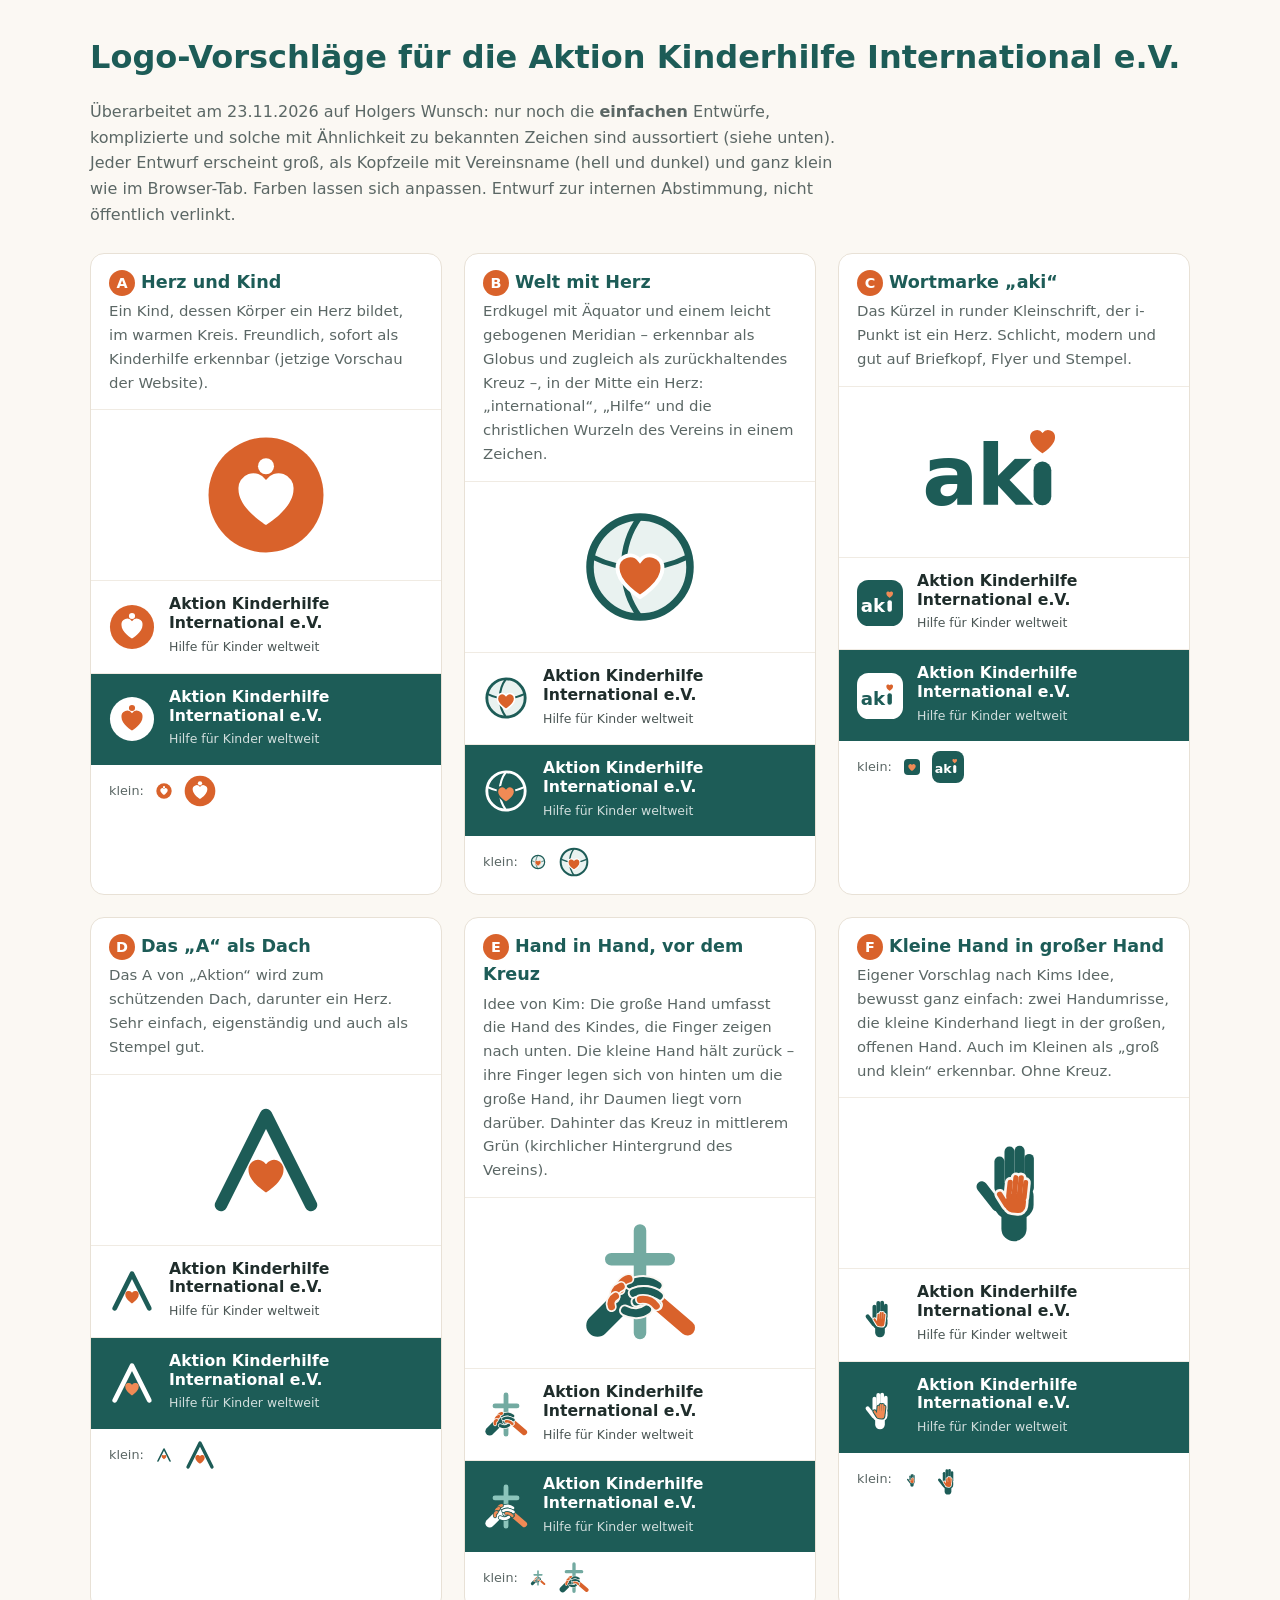
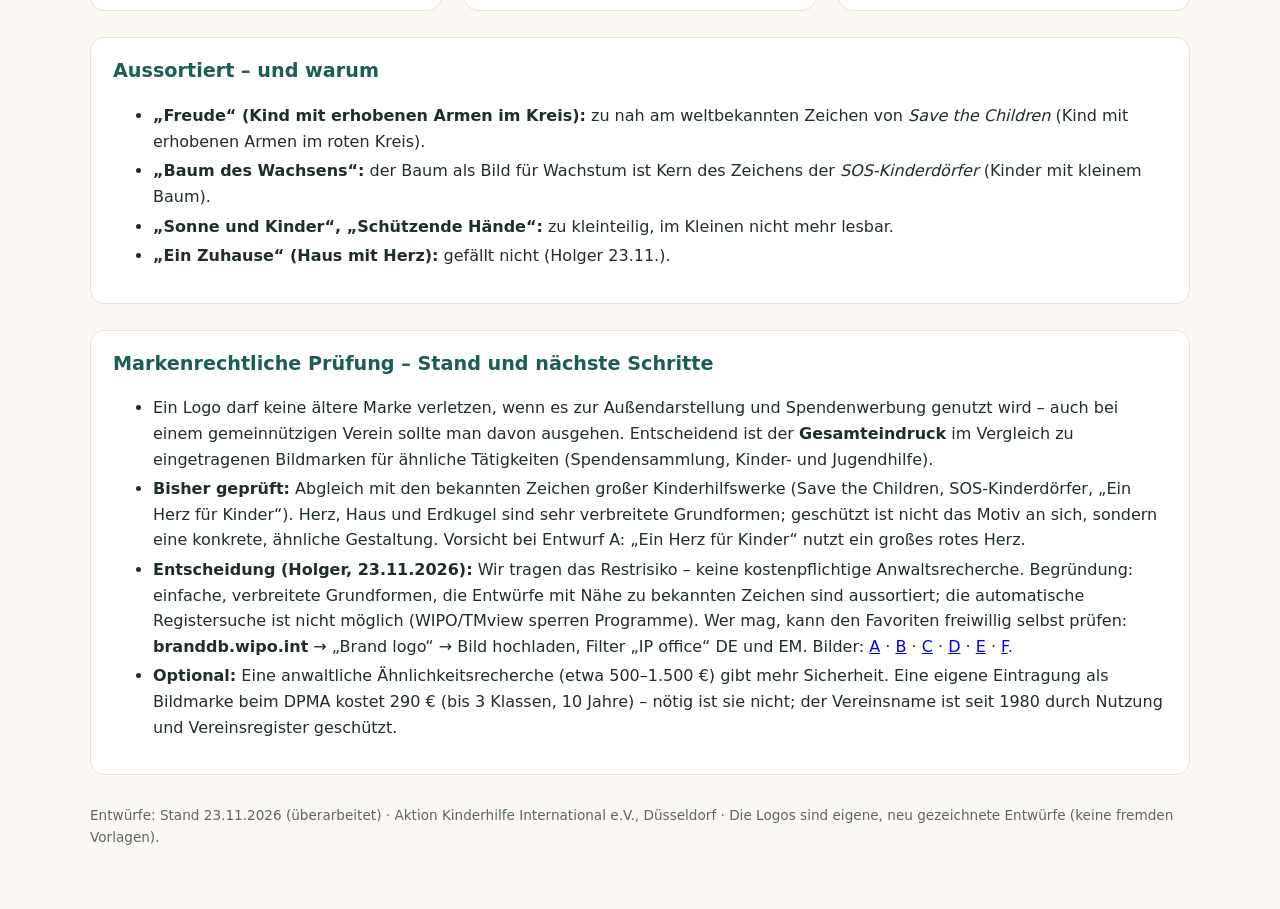
<file: logos.html>
<!doctype html>
<html lang="de">
<head>
  <meta charset="utf-8">
  <meta name="viewport" content="width=device-width, initial-scale=1">
  <meta http-equiv="Content-Security-Policy" content="default-src 'self'; img-src 'self' data:; style-src 'self' 'unsafe-inline'; script-src 'none'; base-uri 'none'; form-action 'none'">
  <meta name="robots" content="noindex">
  <title>Logo-Vorschläge – Aktion Kinderhilfe International e.V.</title>
  <link rel="icon" href="data:,">
  <style>
    body { margin: 0; background: #fbf8f3; color: #1f2d2b; font: 16px/1.6 system-ui, -apple-system, "Segoe UI", Roboto, Arial, sans-serif; }
    .wrap { max-width: 1100px; margin: 0 auto; padding: 32px 22px 60px; }
    h1 { color: #1d5c57; margin: 0 0 6px; } .lead { color: #5b6765; max-width: 760px; }
    .grid { display: grid; grid-template-columns: repeat(auto-fill, minmax(320px, 1fr)); gap: 22px; margin-top: 26px; }
    .card { background: #fff; border: 1px solid #e8e1d6; border-radius: 14px; overflow: hidden; }
    .card h2 { font-size: 1.1rem; margin: 0; padding: 14px 18px 0; color: #1d5c57; }
    .card p { margin: 4px 18px 14px; color: #5b6765; font-size: .93rem; }
    .stage { display: grid; place-items: center; height: 170px; background: #fff; border-top: 1px solid #f0ebe3; }
    .stage svg { width: 120px; height: 120px; }
    .row { display: flex; align-items: center; gap: 14px; padding: 14px 18px; border-top: 1px solid #f0ebe3; }
    .row.dark { background: #1d5c57; color: #fff; }
    .row svg { width: 46px; height: 46px; flex: none; }
    .row b { display: block; font-size: .98rem; line-height: 1.2; } .row small { font-size: .78rem; opacity: .8; }
    .mini { display: flex; gap: 12px; align-items: center; padding: 10px 18px 16px; color: #5b6765; font-size: .8rem; }
    .mini svg { width: 16px; height: 16px; } .mini svg.m2 { width: 32px; height: 32px; }
    .box2 { background:#fff; border:1px solid #e8e1d6; border-radius:14px; padding:18px 22px; margin-top:26px; } .box2 h2 { color:#1d5c57; font-size:1.2rem; margin:0 0 8px; } .box2 li { margin:4px 0; }
    .num { display: inline-block; background: #d9622b; color: #fff; border-radius: 999px; width: 26px; height: 26px; text-align: center; line-height: 26px; font-weight: 700; margin-right: 6px; font-size: .9rem; }
    footer { margin-top: 30px; color: #5b6765; font-size: .85rem; }
  </style>
</head>
<body>
<div class="wrap">
  <h1>Logo-Vorschläge für die Aktion Kinderhilfe International e.V.</h1>
  <p class="lead">Überarbeitet am 23.11.2026 auf Holgers Wunsch: nur noch die <b>einfachen</b> Entwürfe, komplizierte und solche mit Ähnlichkeit zu bekannten Zeichen sind aussortiert (siehe unten). Jeder Entwurf erscheint groß, als Kopfzeile mit Vereinsname (hell und dunkel) und ganz klein wie im Browser-Tab. Farben lassen sich anpassen. Entwurf zur internen Abstimmung, nicht öffentlich verlinkt.</p>

  <div class="grid">

    <!-- 1 Herz-Kind im Kreis -->
    <div class="card">
      <h2><span class="num">A</span>Herz und Kind</h2>
      <p>Ein Kind, dessen Körper ein Herz bildet, im warmen Kreis. Freundlich, sofort als Kinderhilfe erkennbar (jetzige Vorschau der Website).</p>
      <div class="stage"><svg viewBox="0 0 48 48"><circle cx="24" cy="24" r="23" fill="#d9622b"/><path d="M24 36s-11-6.6-11-14.2A6 6 0 0 1 24 18a6 6 0 0 1 11 3.8C35 29.4 24 36 24 36z" fill="#fff"/><circle cx="24" cy="12.5" r="3.2" fill="#fff"/></svg></div>
      <div class="row"><svg viewBox="0 0 48 48"><circle cx="24" cy="24" r="23" fill="#d9622b"/><path d="M24 36s-11-6.6-11-14.2A6 6 0 0 1 24 18a6 6 0 0 1 11 3.8C35 29.4 24 36 24 36z" fill="#fff"/><circle cx="24" cy="12.5" r="3.2" fill="#fff"/></svg><span><b>Aktion Kinderhilfe International e.V.</b><small>Hilfe für Kinder weltweit</small></span></div>
      <div class="row dark"><svg viewBox="0 0 48 48"><circle cx="24" cy="24" r="23" fill="#fff"/><path d="M24 36s-11-6.6-11-14.2A6 6 0 0 1 24 18a6 6 0 0 1 11 3.8C35 29.4 24 36 24 36z" fill="#d9622b"/><circle cx="24" cy="12.5" r="3.2" fill="#d9622b"/></svg><span><b>Aktion Kinderhilfe International e.V.</b><small>Hilfe für Kinder weltweit</small></span></div>
      <div class="mini">klein: <svg viewBox="0 0 48 48"><circle cx="24" cy="24" r="23" fill="#d9622b"/><path d="M24 36s-11-6.6-11-14.2A6 6 0 0 1 24 18a6 6 0 0 1 11 3.8C35 29.4 24 36 24 36z" fill="#fff"/><circle cx="24" cy="12.5" r="3.2" fill="#fff"/></svg><svg class="m2" viewBox="0 0 48 48"><circle cx="24" cy="24" r="23" fill="#d9622b"/><path d="M24 36s-11-6.6-11-14.2A6 6 0 0 1 24 18a6 6 0 0 1 11 3.8C35 29.4 24 36 24 36z" fill="#fff"/><circle cx="24" cy="12.5" r="3.2" fill="#fff"/></svg></div>
    </div>
    <div class="card">
      <h2><span class="num">B</span>Welt mit Herz</h2>
      <p>Erdkugel mit Äquator und einem leicht gebogenen Meridian – erkennbar als Globus und zugleich als zurückhaltendes Kreuz –, in der Mitte ein Herz: „international“, „Hilfe“ und die christlichen Wurzeln des Vereins in einem Zeichen.</p>
      <div class="stage"><svg viewBox="0 0 48 48"><circle cx="24" cy="24" r="20" fill="#e9f2f0" stroke="#1d5c57" stroke-width="3"/><path d="M5 20c6 3 12 4.5 19 4.5S37 23 43 20" stroke="#1d5c57" stroke-width="2" fill="none"/><path d="M24 4c-4.5 6-6.5 13-6.5 20s2 14 6.5 20" stroke="#1d5c57" stroke-width="2.2" fill="none"/><path d="M24 36s-9-5.4-9-11.6A5 5 0 0 1 24 21.4a5 5 0 0 1 9 3c0 6.2-9 11.6-9 11.6z" fill="#d9622b" stroke="#fff" stroke-width="1.6"/></svg></div>
      <div class="row"><svg viewBox="0 0 48 48"><circle cx="24" cy="24" r="20" fill="#e9f2f0" stroke="#1d5c57" stroke-width="3"/><path d="M5 20c6 3 12 4.5 19 4.5S37 23 43 20" stroke="#1d5c57" stroke-width="2" fill="none"/><path d="M24 4c-4.5 6-6.5 13-6.5 20s2 14 6.5 20" stroke="#1d5c57" stroke-width="2.2" fill="none"/><path d="M24 36s-9-5.4-9-11.6A5 5 0 0 1 24 21.4a5 5 0 0 1 9 3c0 6.2-9 11.6-9 11.6z" fill="#d9622b" stroke="#fff" stroke-width="1.6"/></svg><span><b>Aktion Kinderhilfe International e.V.</b><small>Hilfe für Kinder weltweit</small></span></div>
      <div class="row dark"><svg viewBox="0 0 48 48"><circle cx="24" cy="24" r="20" fill="none" stroke="#fff" stroke-width="3"/><path d="M5 20c6 3 12 4.5 19 4.5S37 23 43 20" stroke="#fff" stroke-width="2" fill="none"/><path d="M24 4c-4.5 6-6.5 13-6.5 20s2 14 6.5 20" stroke="#fff" stroke-width="2.2" fill="none"/><path d="M24 36s-9-5.4-9-11.6A5 5 0 0 1 24 21.4a5 5 0 0 1 9 3c0 6.2-9 11.6-9 11.6z" fill="#f08a55" stroke="#1d5c57" stroke-width="1.6"/></svg><span><b>Aktion Kinderhilfe International e.V.</b><small>Hilfe für Kinder weltweit</small></span></div>
      <div class="mini">klein: <svg viewBox="0 0 48 48"><circle cx="24" cy="24" r="20" fill="#e9f2f0" stroke="#1d5c57" stroke-width="3.5"/><path d="M5 20c6 3 12 4.5 19 4.5S37 23 43 20" stroke="#1d5c57" stroke-width="2" fill="none"/><path d="M24 4c-4.5 6-6.5 13-6.5 20s2 14 6.5 20" stroke="#1d5c57" stroke-width="2.2" fill="none"/><path d="M24 36s-9-5.4-9-11.6A5 5 0 0 1 24 21.4a5 5 0 0 1 9 3c0 6.2-9 11.6-9 11.6z" fill="#d9622b" stroke="#fff" stroke-width="1.6"/></svg><svg class="m2" viewBox="0 0 48 48"><circle cx="24" cy="24" r="20" fill="#e9f2f0" stroke="#1d5c57" stroke-width="3"/><path d="M5 20c6 3 12 4.5 19 4.5S37 23 43 20" stroke="#1d5c57" stroke-width="2" fill="none"/><path d="M24 4c-4.5 6-6.5 13-6.5 20s2 14 6.5 20" stroke="#1d5c57" stroke-width="2.2" fill="none"/><path d="M24 36s-9-5.4-9-11.6A5 5 0 0 1 24 21.4a5 5 0 0 1 9 3c0 6.2-9 11.6-9 11.6z" fill="#d9622b" stroke="#fff" stroke-width="1.6"/></svg></div>
    </div>
    <!-- 4 Wortmarke aki -->
    <div class="card">
      <h2><span class="num">C</span>Wortmarke „aki“</h2>
      <p>Das Kürzel in runder Kleinschrift, der i-Punkt ist ein Herz. Schlicht, modern und gut auf Briefkopf, Flyer und Stempel.</p>
      <div class="stage"><svg viewBox="0 0 96 48" style="width:200px;height:100px"><text x="4" y="40" font-family="system-ui, Segoe UI, Arial, sans-serif" font-weight="800" font-size="40" fill="#1d5c57" letter-spacing="-1">ak</text><rect x="57.4" y="19" width="8.5" height="21" rx="4.2" fill="#1d5c57"/><path d="M61.7 15s-6-3.6-6-7.7a3.3 3.3 0 0 1 6-2 3.3 3.3 0 0 1 6 2c0 4.1-6 7.7-6 7.7z" fill="#d9622b"/></svg></div>
      <div class="row"><svg viewBox="0 0 48 48"><rect width="48" height="48" rx="12" fill="#1d5c57"/><text x="4" y="33" font-family="system-ui, Segoe UI, Arial, sans-serif" font-weight="800" font-size="19" fill="#fff">ak</text><rect x="31.8" y="21" width="4.6" height="12" rx="2.3" fill="#fff"/><path d="M34.1 18.5s-3.5-2.1-3.5-4.5a1.9 1.9 0 0 1 3.5-1.2 1.9 1.9 0 0 1 3.5 1.2c0 2.4-3.5 4.5-3.5 4.5z" fill="#f08a55"/></svg><span><b>Aktion Kinderhilfe International e.V.</b><small>Hilfe für Kinder weltweit</small></span></div>
      <div class="row dark"><svg viewBox="0 0 48 48"><rect width="48" height="48" rx="12" fill="#fff"/><text x="4" y="33" font-family="system-ui, Segoe UI, Arial, sans-serif" font-weight="800" font-size="19" fill="#1d5c57">ak</text><rect x="31.8" y="21" width="4.6" height="12" rx="2.3" fill="#1d5c57"/><path d="M34.1 18.5s-3.5-2.1-3.5-4.5a1.9 1.9 0 0 1 3.5-1.2 1.9 1.9 0 0 1 3.5 1.2c0 2.4-3.5 4.5-3.5 4.5z" fill="#d9622b"/></svg><span><b>Aktion Kinderhilfe International e.V.</b><small>Hilfe für Kinder weltweit</small></span></div>
      <div class="mini">klein: <svg viewBox="0 0 48 48"><rect width="48" height="48" rx="12" fill="#1d5c57"/><path d="M24 36s-11-6.6-11-14.2A6 6 0 0 1 24 18a6 6 0 0 1 11 3.8C35 29.4 24 36 24 36z" fill="#f08a55"/></svg><svg class="m2" viewBox="0 0 48 48"><rect width="48" height="48" rx="12" fill="#1d5c57"/><text x="4" y="33" font-family="system-ui, Segoe UI, Arial, sans-serif" font-weight="800" font-size="19" fill="#fff">ak</text><rect x="31.8" y="21" width="4.6" height="12" rx="2.3" fill="#fff"/><path d="M34.1 18.5s-3.5-2.1-3.5-4.5a1.9 1.9 0 0 1 3.5-1.2 1.9 1.9 0 0 1 3.5 1.2c0 2.4-3.5 4.5-3.5 4.5z" fill="#f08a55"/></svg></div>
    </div>
    <div class="card">
      <h2><span class="num">D</span>Das „A“ als Dach</h2>
      <p>Das A von „Aktion“ wird zum schützenden Dach, darunter ein Herz. Sehr einfach, eigenständig und auch als Stempel gut.</p>
      <div class="stage"><svg viewBox="0 0 48 48"><path d="M6 42L24 6l18 36" stroke="#1d5c57" stroke-width="5" stroke-linecap="round" stroke-linejoin="round" fill="none"/><path d="M24 37s-7-4.2-7-9a3.8 3.8 0 0 1 7-2.3 3.8 3.8 0 0 1 7 2.3c0 4.8-7 9-7 9z" fill="#d9622b"/></svg></div>
      <div class="row"><svg viewBox="0 0 48 48"><path d="M6 42L24 6l18 36" stroke="#1d5c57" stroke-width="5" stroke-linecap="round" stroke-linejoin="round" fill="none"/><path d="M24 37s-7-4.2-7-9a3.8 3.8 0 0 1 7-2.3 3.8 3.8 0 0 1 7 2.3c0 4.8-7 9-7 9z" fill="#d9622b"/></svg><span><b>Aktion Kinderhilfe International e.V.</b><small>Hilfe für Kinder weltweit</small></span></div>
      <div class="row dark"><svg viewBox="0 0 48 48"><path d="M6 42L24 6l18 36" stroke="#fff" stroke-width="5" stroke-linecap="round" stroke-linejoin="round" fill="none"/><path d="M24 37s-7-4.2-7-9a3.8 3.8 0 0 1 7-2.3 3.8 3.8 0 0 1 7 2.3c0 4.8-7 9-7 9z" fill="#f08a55"/></svg><span><b>Aktion Kinderhilfe International e.V.</b><small>Hilfe für Kinder weltweit</small></span></div>
      <div class="mini">klein: <svg viewBox="0 0 48 48"><path d="M6 42L24 6l18 36" stroke="#1d5c57" stroke-width="5" stroke-linecap="round" stroke-linejoin="round" fill="none"/><path d="M24 37s-7-4.2-7-9a3.8 3.8 0 0 1 7-2.3 3.8 3.8 0 0 1 7 2.3c0 4.8-7 9-7 9z" fill="#d9622b"/></svg><svg class="m2" viewBox="0 0 48 48"><path d="M6 42L24 6l18 36" stroke="#1d5c57" stroke-width="5" stroke-linecap="round" stroke-linejoin="round" fill="none"/><path d="M24 37s-7-4.2-7-9a3.8 3.8 0 0 1 7-2.3 3.8 3.8 0 0 1 7 2.3c0 4.8-7 9-7 9z" fill="#d9622b"/></svg></div>
    </div>
    <div class="card">
      <h2><span class="num">E</span>Hand in Hand, vor dem Kreuz</h2>
      <p>Idee von Kim: Die große Hand umfasst die Hand des Kindes, die Finger zeigen nach unten. Die kleine Hand hält zurück – ihre Finger legen sich von hinten um die große Hand, ihr Daumen liegt vorn darüber. Dahinter das Kreuz in mittlerem Grün (kirchlicher Hintergrund des Vereins).</p>
      <div class="stage"><svg viewBox="0 0 48 48"><path d="M24 3v41M12.5 14.5h23" stroke="#73aaa1" stroke-width="5" stroke-linecap="round"/><path d="M43 42L29 30" stroke="#d9622b" stroke-width="6" stroke-linecap="round"/><ellipse cx="27.5" cy="28.5" rx="5" ry="4" transform="rotate(40 27.5 28.5)" fill="#d9622b"/><path d="M7 41L16 32" stroke="#1d5c57" stroke-width="9" stroke-linecap="round"/><ellipse cx="18.5" cy="29.5" rx="6.5" ry="5.5" transform="rotate(-35 18.5 29.5)" fill="#1d5c57"/><path d="M20 24.5c4-2 8.5-1.5 11 .5" stroke="#faf7f2" stroke-width="4.800000000000001" stroke-linecap="round" fill="none"/><path d="M20 24.5c4-2 8.5-1.5 11 .5" stroke="#1d5c57" stroke-width="3.2" stroke-linecap="round" fill="none"/><path d="M21.5 28c3.5-1.4 7.5-.8 10 1.2" stroke="#faf7f2" stroke-width="4.800000000000001" stroke-linecap="round" fill="none"/><path d="M21.5 28c3.5-1.4 7.5-.8 10 1.2" stroke="#1d5c57" stroke-width="3.2" stroke-linecap="round" fill="none"/><path d="M22.5 31.5c3-.9 6.2-.3 8.4 1.3" stroke="#faf7f2" stroke-width="4.6" stroke-linecap="round" fill="none"/><path d="M22.5 31.5c3-.9 6.2-.3 8.4 1.3" stroke="#1d5c57" stroke-width="3" stroke-linecap="round" fill="none"/><path d="M18 35c3 1.6 6.5 1.4 8.8-.4" stroke="#faf7f2" stroke-width="4.800000000000001" stroke-linecap="round" fill="none"/><path d="M18 35c3 1.6 6.5 1.4 8.8-.4" stroke="#1d5c57" stroke-width="3.2" stroke-linecap="round" fill="none"/><path d="M19.5 22.3c-2.2 .5-3.6 2.2-3.5 4.4" stroke="#faf7f2" stroke-width="4.4" stroke-linecap="round" fill="none"/><path d="M19.5 22.3c-2.2 .5-3.6 2.2-3.5 4.4" stroke="#d9622b" stroke-width="3" stroke-linecap="round" fill="none"/><path d="M16.4 25.4c-2 .8-3 2.6-2.6 4.6" stroke="#faf7f2" stroke-width="4.4" stroke-linecap="round" fill="none"/><path d="M16.4 25.4c-2 .8-3 2.6-2.6 4.6" stroke="#d9622b" stroke-width="3" stroke-linecap="round" fill="none"/><path d="M14.2 29.3c-1.6 .9-2.2 2.5-1.6 4.2" stroke="#faf7f2" stroke-width="4.199999999999999" stroke-linecap="round" fill="none"/><path d="M14.2 29.3c-1.6 .9-2.2 2.5-1.6 4.2" stroke="#d9622b" stroke-width="2.8" stroke-linecap="round" fill="none"/><path d="M30.5 33.2c-1.4-1.9-3.8-2.9-6.4-2.6" stroke="#faf7f2" stroke-width="4.199999999999999" stroke-linecap="round" fill="none"/><path d="M30.5 33.2c-1.4-1.9-3.8-2.9-6.4-2.6" stroke="#d9622b" stroke-width="2.8" stroke-linecap="round" fill="none"/></svg></div>
      <div class="row"><svg viewBox="0 0 48 48"><path d="M24 3v41M12.5 14.5h23" stroke="#73aaa1" stroke-width="5" stroke-linecap="round"/><path d="M43 42L29 30" stroke="#d9622b" stroke-width="6" stroke-linecap="round"/><ellipse cx="27.5" cy="28.5" rx="5" ry="4" transform="rotate(40 27.5 28.5)" fill="#d9622b"/><path d="M7 41L16 32" stroke="#1d5c57" stroke-width="9" stroke-linecap="round"/><ellipse cx="18.5" cy="29.5" rx="6.5" ry="5.5" transform="rotate(-35 18.5 29.5)" fill="#1d5c57"/><path d="M20 24.5c4-2 8.5-1.5 11 .5" stroke="#faf7f2" stroke-width="4.800000000000001" stroke-linecap="round" fill="none"/><path d="M20 24.5c4-2 8.5-1.5 11 .5" stroke="#1d5c57" stroke-width="3.2" stroke-linecap="round" fill="none"/><path d="M21.5 28c3.5-1.4 7.5-.8 10 1.2" stroke="#faf7f2" stroke-width="4.800000000000001" stroke-linecap="round" fill="none"/><path d="M21.5 28c3.5-1.4 7.5-.8 10 1.2" stroke="#1d5c57" stroke-width="3.2" stroke-linecap="round" fill="none"/><path d="M22.5 31.5c3-.9 6.2-.3 8.4 1.3" stroke="#faf7f2" stroke-width="4.6" stroke-linecap="round" fill="none"/><path d="M22.5 31.5c3-.9 6.2-.3 8.4 1.3" stroke="#1d5c57" stroke-width="3" stroke-linecap="round" fill="none"/><path d="M18 35c3 1.6 6.5 1.4 8.8-.4" stroke="#faf7f2" stroke-width="4.800000000000001" stroke-linecap="round" fill="none"/><path d="M18 35c3 1.6 6.5 1.4 8.8-.4" stroke="#1d5c57" stroke-width="3.2" stroke-linecap="round" fill="none"/><path d="M19.5 22.3c-2.2 .5-3.6 2.2-3.5 4.4" stroke="#faf7f2" stroke-width="4.4" stroke-linecap="round" fill="none"/><path d="M19.5 22.3c-2.2 .5-3.6 2.2-3.5 4.4" stroke="#d9622b" stroke-width="3" stroke-linecap="round" fill="none"/><path d="M16.4 25.4c-2 .8-3 2.6-2.6 4.6" stroke="#faf7f2" stroke-width="4.4" stroke-linecap="round" fill="none"/><path d="M16.4 25.4c-2 .8-3 2.6-2.6 4.6" stroke="#d9622b" stroke-width="3" stroke-linecap="round" fill="none"/><path d="M14.2 29.3c-1.6 .9-2.2 2.5-1.6 4.2" stroke="#faf7f2" stroke-width="4.199999999999999" stroke-linecap="round" fill="none"/><path d="M14.2 29.3c-1.6 .9-2.2 2.5-1.6 4.2" stroke="#d9622b" stroke-width="2.8" stroke-linecap="round" fill="none"/><path d="M30.5 33.2c-1.4-1.9-3.8-2.9-6.4-2.6" stroke="#faf7f2" stroke-width="4.199999999999999" stroke-linecap="round" fill="none"/><path d="M30.5 33.2c-1.4-1.9-3.8-2.9-6.4-2.6" stroke="#d9622b" stroke-width="2.8" stroke-linecap="round" fill="none"/></svg><span><b>Aktion Kinderhilfe International e.V.</b><small>Hilfe für Kinder weltweit</small></span></div>
      <div class="row dark"><svg viewBox="0 0 48 48"><path d="M24 3v41M12.5 14.5h23" stroke="#8cc4bb" stroke-width="5" stroke-linecap="round"/><path d="M43 42L29 30" stroke="#f08a55" stroke-width="6" stroke-linecap="round"/><ellipse cx="27.5" cy="28.5" rx="5" ry="4" transform="rotate(40 27.5 28.5)" fill="#f08a55"/><path d="M7 41L16 32" stroke="#fff" stroke-width="9" stroke-linecap="round"/><ellipse cx="18.5" cy="29.5" rx="6.5" ry="5.5" transform="rotate(-35 18.5 29.5)" fill="#fff"/><path d="M20 24.5c4-2 8.5-1.5 11 .5" stroke="#1d5c57" stroke-width="4.800000000000001" stroke-linecap="round" fill="none"/><path d="M20 24.5c4-2 8.5-1.5 11 .5" stroke="#fff" stroke-width="3.2" stroke-linecap="round" fill="none"/><path d="M21.5 28c3.5-1.4 7.5-.8 10 1.2" stroke="#1d5c57" stroke-width="4.800000000000001" stroke-linecap="round" fill="none"/><path d="M21.5 28c3.5-1.4 7.5-.8 10 1.2" stroke="#fff" stroke-width="3.2" stroke-linecap="round" fill="none"/><path d="M22.5 31.5c3-.9 6.2-.3 8.4 1.3" stroke="#1d5c57" stroke-width="4.6" stroke-linecap="round" fill="none"/><path d="M22.5 31.5c3-.9 6.2-.3 8.4 1.3" stroke="#fff" stroke-width="3" stroke-linecap="round" fill="none"/><path d="M18 35c3 1.6 6.5 1.4 8.8-.4" stroke="#1d5c57" stroke-width="4.800000000000001" stroke-linecap="round" fill="none"/><path d="M18 35c3 1.6 6.5 1.4 8.8-.4" stroke="#fff" stroke-width="3.2" stroke-linecap="round" fill="none"/><path d="M19.5 22.3c-2.2 .5-3.6 2.2-3.5 4.4" stroke="#1d5c57" stroke-width="4.4" stroke-linecap="round" fill="none"/><path d="M19.5 22.3c-2.2 .5-3.6 2.2-3.5 4.4" stroke="#f08a55" stroke-width="3" stroke-linecap="round" fill="none"/><path d="M16.4 25.4c-2 .8-3 2.6-2.6 4.6" stroke="#1d5c57" stroke-width="4.4" stroke-linecap="round" fill="none"/><path d="M16.4 25.4c-2 .8-3 2.6-2.6 4.6" stroke="#f08a55" stroke-width="3" stroke-linecap="round" fill="none"/><path d="M14.2 29.3c-1.6 .9-2.2 2.5-1.6 4.2" stroke="#1d5c57" stroke-width="4.199999999999999" stroke-linecap="round" fill="none"/><path d="M14.2 29.3c-1.6 .9-2.2 2.5-1.6 4.2" stroke="#f08a55" stroke-width="2.8" stroke-linecap="round" fill="none"/><path d="M30.5 33.2c-1.4-1.9-3.8-2.9-6.4-2.6" stroke="#1d5c57" stroke-width="4.199999999999999" stroke-linecap="round" fill="none"/><path d="M30.5 33.2c-1.4-1.9-3.8-2.9-6.4-2.6" stroke="#f08a55" stroke-width="2.8" stroke-linecap="round" fill="none"/></svg><span><b>Aktion Kinderhilfe International e.V.</b><small>Hilfe für Kinder weltweit</small></span></div>
      <div class="mini">klein: <svg viewBox="0 0 48 48"><path d="M24 3v41M12.5 14.5h23" stroke="#73aaa1" stroke-width="5" stroke-linecap="round"/><path d="M43 42L29 30" stroke="#d9622b" stroke-width="6" stroke-linecap="round"/><ellipse cx="27.5" cy="28.5" rx="5" ry="4" transform="rotate(40 27.5 28.5)" fill="#d9622b"/><path d="M7 41L16 32" stroke="#1d5c57" stroke-width="9" stroke-linecap="round"/><ellipse cx="18.5" cy="29.5" rx="6.5" ry="5.5" transform="rotate(-35 18.5 29.5)" fill="#1d5c57"/><path d="M20 24.5c4-2 8.5-1.5 11 .5" stroke="#faf7f2" stroke-width="4.800000000000001" stroke-linecap="round" fill="none"/><path d="M20 24.5c4-2 8.5-1.5 11 .5" stroke="#1d5c57" stroke-width="3.2" stroke-linecap="round" fill="none"/><path d="M21.5 28c3.5-1.4 7.5-.8 10 1.2" stroke="#faf7f2" stroke-width="4.800000000000001" stroke-linecap="round" fill="none"/><path d="M21.5 28c3.5-1.4 7.5-.8 10 1.2" stroke="#1d5c57" stroke-width="3.2" stroke-linecap="round" fill="none"/><path d="M22.5 31.5c3-.9 6.2-.3 8.4 1.3" stroke="#faf7f2" stroke-width="4.6" stroke-linecap="round" fill="none"/><path d="M22.5 31.5c3-.9 6.2-.3 8.4 1.3" stroke="#1d5c57" stroke-width="3" stroke-linecap="round" fill="none"/><path d="M18 35c3 1.6 6.5 1.4 8.8-.4" stroke="#faf7f2" stroke-width="4.800000000000001" stroke-linecap="round" fill="none"/><path d="M18 35c3 1.6 6.5 1.4 8.8-.4" stroke="#1d5c57" stroke-width="3.2" stroke-linecap="round" fill="none"/><path d="M19.5 22.3c-2.2 .5-3.6 2.2-3.5 4.4" stroke="#faf7f2" stroke-width="4.4" stroke-linecap="round" fill="none"/><path d="M19.5 22.3c-2.2 .5-3.6 2.2-3.5 4.4" stroke="#d9622b" stroke-width="3" stroke-linecap="round" fill="none"/><path d="M16.4 25.4c-2 .8-3 2.6-2.6 4.6" stroke="#faf7f2" stroke-width="4.4" stroke-linecap="round" fill="none"/><path d="M16.4 25.4c-2 .8-3 2.6-2.6 4.6" stroke="#d9622b" stroke-width="3" stroke-linecap="round" fill="none"/><path d="M14.2 29.3c-1.6 .9-2.2 2.5-1.6 4.2" stroke="#faf7f2" stroke-width="4.199999999999999" stroke-linecap="round" fill="none"/><path d="M14.2 29.3c-1.6 .9-2.2 2.5-1.6 4.2" stroke="#d9622b" stroke-width="2.8" stroke-linecap="round" fill="none"/><path d="M30.5 33.2c-1.4-1.9-3.8-2.9-6.4-2.6" stroke="#faf7f2" stroke-width="4.199999999999999" stroke-linecap="round" fill="none"/><path d="M30.5 33.2c-1.4-1.9-3.8-2.9-6.4-2.6" stroke="#d9622b" stroke-width="2.8" stroke-linecap="round" fill="none"/></svg><svg class="m2" viewBox="0 0 48 48"><path d="M24 3v41M12.5 14.5h23" stroke="#73aaa1" stroke-width="5" stroke-linecap="round"/><path d="M43 42L29 30" stroke="#d9622b" stroke-width="6" stroke-linecap="round"/><ellipse cx="27.5" cy="28.5" rx="5" ry="4" transform="rotate(40 27.5 28.5)" fill="#d9622b"/><path d="M7 41L16 32" stroke="#1d5c57" stroke-width="9" stroke-linecap="round"/><ellipse cx="18.5" cy="29.5" rx="6.5" ry="5.5" transform="rotate(-35 18.5 29.5)" fill="#1d5c57"/><path d="M20 24.5c4-2 8.5-1.5 11 .5" stroke="#faf7f2" stroke-width="4.800000000000001" stroke-linecap="round" fill="none"/><path d="M20 24.5c4-2 8.5-1.5 11 .5" stroke="#1d5c57" stroke-width="3.2" stroke-linecap="round" fill="none"/><path d="M21.5 28c3.5-1.4 7.5-.8 10 1.2" stroke="#faf7f2" stroke-width="4.800000000000001" stroke-linecap="round" fill="none"/><path d="M21.5 28c3.5-1.4 7.5-.8 10 1.2" stroke="#1d5c57" stroke-width="3.2" stroke-linecap="round" fill="none"/><path d="M22.5 31.5c3-.9 6.2-.3 8.4 1.3" stroke="#faf7f2" stroke-width="4.6" stroke-linecap="round" fill="none"/><path d="M22.5 31.5c3-.9 6.2-.3 8.4 1.3" stroke="#1d5c57" stroke-width="3" stroke-linecap="round" fill="none"/><path d="M18 35c3 1.6 6.5 1.4 8.8-.4" stroke="#faf7f2" stroke-width="4.800000000000001" stroke-linecap="round" fill="none"/><path d="M18 35c3 1.6 6.5 1.4 8.8-.4" stroke="#1d5c57" stroke-width="3.2" stroke-linecap="round" fill="none"/><path d="M19.5 22.3c-2.2 .5-3.6 2.2-3.5 4.4" stroke="#faf7f2" stroke-width="4.4" stroke-linecap="round" fill="none"/><path d="M19.5 22.3c-2.2 .5-3.6 2.2-3.5 4.4" stroke="#d9622b" stroke-width="3" stroke-linecap="round" fill="none"/><path d="M16.4 25.4c-2 .8-3 2.6-2.6 4.6" stroke="#faf7f2" stroke-width="4.4" stroke-linecap="round" fill="none"/><path d="M16.4 25.4c-2 .8-3 2.6-2.6 4.6" stroke="#d9622b" stroke-width="3" stroke-linecap="round" fill="none"/><path d="M14.2 29.3c-1.6 .9-2.2 2.5-1.6 4.2" stroke="#faf7f2" stroke-width="4.199999999999999" stroke-linecap="round" fill="none"/><path d="M14.2 29.3c-1.6 .9-2.2 2.5-1.6 4.2" stroke="#d9622b" stroke-width="2.8" stroke-linecap="round" fill="none"/><path d="M30.5 33.2c-1.4-1.9-3.8-2.9-6.4-2.6" stroke="#faf7f2" stroke-width="4.199999999999999" stroke-linecap="round" fill="none"/><path d="M30.5 33.2c-1.4-1.9-3.8-2.9-6.4-2.6" stroke="#d9622b" stroke-width="2.8" stroke-linecap="round" fill="none"/></svg></div>
    </div>
    <div class="card">
      <h2><span class="num">F</span>Kleine Hand in großer Hand</h2>
      <p>Eigener Vorschlag nach Kims Idee, bewusst ganz einfach: zwei Handumrisse, die kleine Kinderhand liegt in der großen, offenen Hand. Auch im Kleinen als „groß und klein“ erkennbar. Ohne Kreuz.</p>
      <div class="stage"><svg viewBox="0 0 48 48"><g transform="translate(24 30.5) scale(1.12)"><rect x="-7.0" y="-6.0" width="14" height="13" rx="5.0" fill="#1d5c57"/><path d="M-5.2 -4V-13.5" stroke="#1d5c57" stroke-width="3.6" stroke-linecap="round" stroke-linejoin="round" fill="none"/><path d="M-1.6 -4V-17" stroke="#1d5c57" stroke-width="3.6" stroke-linecap="round" stroke-linejoin="round" fill="none"/><path d="M2 -4V-17.3" stroke="#1d5c57" stroke-width="3.6" stroke-linecap="round" stroke-linejoin="round" fill="none"/><path d="M5.4 -4V-14.5" stroke="#1d5c57" stroke-width="3.4" stroke-linecap="round" stroke-linejoin="round" fill="none"/><path d="M-6 2.5L-11.5 -4.5" stroke="#1d5c57" stroke-width="3.8" stroke-linecap="round" stroke-linejoin="round" fill="none"/><path d="M0 6V10.5" stroke="#1d5c57" stroke-width="9" stroke-linecap="round" stroke-linejoin="round" fill="none"/></g><g transform="translate(24 30.5) scale(1.12) translate(.6 1.2) rotate(6) scale(.52)"><rect x="-8.8" y="-7.8" width="17.6" height="16.6" rx="6.8" fill="#faf7f2"/><path d="M-5.2 -4V-13.5" stroke="#faf7f2" stroke-width="7.2" stroke-linecap="round" stroke-linejoin="round" fill="none"/><path d="M-1.6 -4V-17" stroke="#faf7f2" stroke-width="7.2" stroke-linecap="round" stroke-linejoin="round" fill="none"/><path d="M2 -4V-17.3" stroke="#faf7f2" stroke-width="7.2" stroke-linecap="round" stroke-linejoin="round" fill="none"/><path d="M5.4 -4V-14.5" stroke="#faf7f2" stroke-width="7.0" stroke-linecap="round" stroke-linejoin="round" fill="none"/><path d="M-6 2.5L-11.5 -4.5" stroke="#faf7f2" stroke-width="7.4" stroke-linecap="round" stroke-linejoin="round" fill="none"/></g><g transform="translate(24 30.5) scale(1.12) translate(.6 1.2) rotate(6) scale(.52)"><rect x="-7.0" y="-6.0" width="14" height="13" rx="5.0" fill="#d9622b"/><path d="M-5.2 -4V-13.5" stroke="#d9622b" stroke-width="3.6" stroke-linecap="round" stroke-linejoin="round" fill="none"/><path d="M-1.6 -4V-17" stroke="#d9622b" stroke-width="3.6" stroke-linecap="round" stroke-linejoin="round" fill="none"/><path d="M2 -4V-17.3" stroke="#d9622b" stroke-width="3.6" stroke-linecap="round" stroke-linejoin="round" fill="none"/><path d="M5.4 -4V-14.5" stroke="#d9622b" stroke-width="3.4" stroke-linecap="round" stroke-linejoin="round" fill="none"/><path d="M-6 2.5L-11.5 -4.5" stroke="#d9622b" stroke-width="3.8" stroke-linecap="round" stroke-linejoin="round" fill="none"/></g></svg></div>
      <div class="row"><svg viewBox="0 0 48 48"><g transform="translate(24 30.5) scale(1.12)"><rect x="-7.0" y="-6.0" width="14" height="13" rx="5.0" fill="#1d5c57"/><path d="M-5.2 -4V-13.5" stroke="#1d5c57" stroke-width="3.6" stroke-linecap="round" stroke-linejoin="round" fill="none"/><path d="M-1.6 -4V-17" stroke="#1d5c57" stroke-width="3.6" stroke-linecap="round" stroke-linejoin="round" fill="none"/><path d="M2 -4V-17.3" stroke="#1d5c57" stroke-width="3.6" stroke-linecap="round" stroke-linejoin="round" fill="none"/><path d="M5.4 -4V-14.5" stroke="#1d5c57" stroke-width="3.4" stroke-linecap="round" stroke-linejoin="round" fill="none"/><path d="M-6 2.5L-11.5 -4.5" stroke="#1d5c57" stroke-width="3.8" stroke-linecap="round" stroke-linejoin="round" fill="none"/><path d="M0 6V10.5" stroke="#1d5c57" stroke-width="9" stroke-linecap="round" stroke-linejoin="round" fill="none"/></g><g transform="translate(24 30.5) scale(1.12) translate(.6 1.2) rotate(6) scale(.52)"><rect x="-8.8" y="-7.8" width="17.6" height="16.6" rx="6.8" fill="#faf7f2"/><path d="M-5.2 -4V-13.5" stroke="#faf7f2" stroke-width="7.2" stroke-linecap="round" stroke-linejoin="round" fill="none"/><path d="M-1.6 -4V-17" stroke="#faf7f2" stroke-width="7.2" stroke-linecap="round" stroke-linejoin="round" fill="none"/><path d="M2 -4V-17.3" stroke="#faf7f2" stroke-width="7.2" stroke-linecap="round" stroke-linejoin="round" fill="none"/><path d="M5.4 -4V-14.5" stroke="#faf7f2" stroke-width="7.0" stroke-linecap="round" stroke-linejoin="round" fill="none"/><path d="M-6 2.5L-11.5 -4.5" stroke="#faf7f2" stroke-width="7.4" stroke-linecap="round" stroke-linejoin="round" fill="none"/></g><g transform="translate(24 30.5) scale(1.12) translate(.6 1.2) rotate(6) scale(.52)"><rect x="-7.0" y="-6.0" width="14" height="13" rx="5.0" fill="#d9622b"/><path d="M-5.2 -4V-13.5" stroke="#d9622b" stroke-width="3.6" stroke-linecap="round" stroke-linejoin="round" fill="none"/><path d="M-1.6 -4V-17" stroke="#d9622b" stroke-width="3.6" stroke-linecap="round" stroke-linejoin="round" fill="none"/><path d="M2 -4V-17.3" stroke="#d9622b" stroke-width="3.6" stroke-linecap="round" stroke-linejoin="round" fill="none"/><path d="M5.4 -4V-14.5" stroke="#d9622b" stroke-width="3.4" stroke-linecap="round" stroke-linejoin="round" fill="none"/><path d="M-6 2.5L-11.5 -4.5" stroke="#d9622b" stroke-width="3.8" stroke-linecap="round" stroke-linejoin="round" fill="none"/></g></svg><span><b>Aktion Kinderhilfe International e.V.</b><small>Hilfe für Kinder weltweit</small></span></div>
      <div class="row dark"><svg viewBox="0 0 48 48"><g transform="translate(24 30.5) scale(1.12)"><rect x="-7.0" y="-6.0" width="14" height="13" rx="5.0" fill="#fff"/><path d="M-5.2 -4V-13.5" stroke="#fff" stroke-width="3.6" stroke-linecap="round" stroke-linejoin="round" fill="none"/><path d="M-1.6 -4V-17" stroke="#fff" stroke-width="3.6" stroke-linecap="round" stroke-linejoin="round" fill="none"/><path d="M2 -4V-17.3" stroke="#fff" stroke-width="3.6" stroke-linecap="round" stroke-linejoin="round" fill="none"/><path d="M5.4 -4V-14.5" stroke="#fff" stroke-width="3.4" stroke-linecap="round" stroke-linejoin="round" fill="none"/><path d="M-6 2.5L-11.5 -4.5" stroke="#fff" stroke-width="3.8" stroke-linecap="round" stroke-linejoin="round" fill="none"/><path d="M0 6V10.5" stroke="#fff" stroke-width="9" stroke-linecap="round" stroke-linejoin="round" fill="none"/></g><g transform="translate(24 30.5) scale(1.12) translate(.6 1.2) rotate(6) scale(.52)"><rect x="-8.8" y="-7.8" width="17.6" height="16.6" rx="6.8" fill="#1d5c57"/><path d="M-5.2 -4V-13.5" stroke="#1d5c57" stroke-width="7.2" stroke-linecap="round" stroke-linejoin="round" fill="none"/><path d="M-1.6 -4V-17" stroke="#1d5c57" stroke-width="7.2" stroke-linecap="round" stroke-linejoin="round" fill="none"/><path d="M2 -4V-17.3" stroke="#1d5c57" stroke-width="7.2" stroke-linecap="round" stroke-linejoin="round" fill="none"/><path d="M5.4 -4V-14.5" stroke="#1d5c57" stroke-width="7.0" stroke-linecap="round" stroke-linejoin="round" fill="none"/><path d="M-6 2.5L-11.5 -4.5" stroke="#1d5c57" stroke-width="7.4" stroke-linecap="round" stroke-linejoin="round" fill="none"/></g><g transform="translate(24 30.5) scale(1.12) translate(.6 1.2) rotate(6) scale(.52)"><rect x="-7.0" y="-6.0" width="14" height="13" rx="5.0" fill="#f08a55"/><path d="M-5.2 -4V-13.5" stroke="#f08a55" stroke-width="3.6" stroke-linecap="round" stroke-linejoin="round" fill="none"/><path d="M-1.6 -4V-17" stroke="#f08a55" stroke-width="3.6" stroke-linecap="round" stroke-linejoin="round" fill="none"/><path d="M2 -4V-17.3" stroke="#f08a55" stroke-width="3.6" stroke-linecap="round" stroke-linejoin="round" fill="none"/><path d="M5.4 -4V-14.5" stroke="#f08a55" stroke-width="3.4" stroke-linecap="round" stroke-linejoin="round" fill="none"/><path d="M-6 2.5L-11.5 -4.5" stroke="#f08a55" stroke-width="3.8" stroke-linecap="round" stroke-linejoin="round" fill="none"/></g></svg><span><b>Aktion Kinderhilfe International e.V.</b><small>Hilfe für Kinder weltweit</small></span></div>
      <div class="mini">klein: <svg viewBox="0 0 48 48"><g transform="translate(24 30.5) scale(1.12)"><rect x="-7.0" y="-6.0" width="14" height="13" rx="5.0" fill="#1d5c57"/><path d="M-5.2 -4V-13.5" stroke="#1d5c57" stroke-width="3.6" stroke-linecap="round" stroke-linejoin="round" fill="none"/><path d="M-1.6 -4V-17" stroke="#1d5c57" stroke-width="3.6" stroke-linecap="round" stroke-linejoin="round" fill="none"/><path d="M2 -4V-17.3" stroke="#1d5c57" stroke-width="3.6" stroke-linecap="round" stroke-linejoin="round" fill="none"/><path d="M5.4 -4V-14.5" stroke="#1d5c57" stroke-width="3.4" stroke-linecap="round" stroke-linejoin="round" fill="none"/><path d="M-6 2.5L-11.5 -4.5" stroke="#1d5c57" stroke-width="3.8" stroke-linecap="round" stroke-linejoin="round" fill="none"/><path d="M0 6V10.5" stroke="#1d5c57" stroke-width="9" stroke-linecap="round" stroke-linejoin="round" fill="none"/></g><g transform="translate(24 30.5) scale(1.12) translate(.6 1.2) rotate(6) scale(.52)"><rect x="-8.8" y="-7.8" width="17.6" height="16.6" rx="6.8" fill="#faf7f2"/><path d="M-5.2 -4V-13.5" stroke="#faf7f2" stroke-width="7.2" stroke-linecap="round" stroke-linejoin="round" fill="none"/><path d="M-1.6 -4V-17" stroke="#faf7f2" stroke-width="7.2" stroke-linecap="round" stroke-linejoin="round" fill="none"/><path d="M2 -4V-17.3" stroke="#faf7f2" stroke-width="7.2" stroke-linecap="round" stroke-linejoin="round" fill="none"/><path d="M5.4 -4V-14.5" stroke="#faf7f2" stroke-width="7.0" stroke-linecap="round" stroke-linejoin="round" fill="none"/><path d="M-6 2.5L-11.5 -4.5" stroke="#faf7f2" stroke-width="7.4" stroke-linecap="round" stroke-linejoin="round" fill="none"/></g><g transform="translate(24 30.5) scale(1.12) translate(.6 1.2) rotate(6) scale(.52)"><rect x="-7.0" y="-6.0" width="14" height="13" rx="5.0" fill="#d9622b"/><path d="M-5.2 -4V-13.5" stroke="#d9622b" stroke-width="3.6" stroke-linecap="round" stroke-linejoin="round" fill="none"/><path d="M-1.6 -4V-17" stroke="#d9622b" stroke-width="3.6" stroke-linecap="round" stroke-linejoin="round" fill="none"/><path d="M2 -4V-17.3" stroke="#d9622b" stroke-width="3.6" stroke-linecap="round" stroke-linejoin="round" fill="none"/><path d="M5.4 -4V-14.5" stroke="#d9622b" stroke-width="3.4" stroke-linecap="round" stroke-linejoin="round" fill="none"/><path d="M-6 2.5L-11.5 -4.5" stroke="#d9622b" stroke-width="3.8" stroke-linecap="round" stroke-linejoin="round" fill="none"/></g></svg><svg class="m2" viewBox="0 0 48 48"><g transform="translate(24 30.5) scale(1.12)"><rect x="-7.0" y="-6.0" width="14" height="13" rx="5.0" fill="#1d5c57"/><path d="M-5.2 -4V-13.5" stroke="#1d5c57" stroke-width="3.6" stroke-linecap="round" stroke-linejoin="round" fill="none"/><path d="M-1.6 -4V-17" stroke="#1d5c57" stroke-width="3.6" stroke-linecap="round" stroke-linejoin="round" fill="none"/><path d="M2 -4V-17.3" stroke="#1d5c57" stroke-width="3.6" stroke-linecap="round" stroke-linejoin="round" fill="none"/><path d="M5.4 -4V-14.5" stroke="#1d5c57" stroke-width="3.4" stroke-linecap="round" stroke-linejoin="round" fill="none"/><path d="M-6 2.5L-11.5 -4.5" stroke="#1d5c57" stroke-width="3.8" stroke-linecap="round" stroke-linejoin="round" fill="none"/><path d="M0 6V10.5" stroke="#1d5c57" stroke-width="9" stroke-linecap="round" stroke-linejoin="round" fill="none"/></g><g transform="translate(24 30.5) scale(1.12) translate(.6 1.2) rotate(6) scale(.52)"><rect x="-8.8" y="-7.8" width="17.6" height="16.6" rx="6.8" fill="#faf7f2"/><path d="M-5.2 -4V-13.5" stroke="#faf7f2" stroke-width="7.2" stroke-linecap="round" stroke-linejoin="round" fill="none"/><path d="M-1.6 -4V-17" stroke="#faf7f2" stroke-width="7.2" stroke-linecap="round" stroke-linejoin="round" fill="none"/><path d="M2 -4V-17.3" stroke="#faf7f2" stroke-width="7.2" stroke-linecap="round" stroke-linejoin="round" fill="none"/><path d="M5.4 -4V-14.5" stroke="#faf7f2" stroke-width="7.0" stroke-linecap="round" stroke-linejoin="round" fill="none"/><path d="M-6 2.5L-11.5 -4.5" stroke="#faf7f2" stroke-width="7.4" stroke-linecap="round" stroke-linejoin="round" fill="none"/></g><g transform="translate(24 30.5) scale(1.12) translate(.6 1.2) rotate(6) scale(.52)"><rect x="-7.0" y="-6.0" width="14" height="13" rx="5.0" fill="#d9622b"/><path d="M-5.2 -4V-13.5" stroke="#d9622b" stroke-width="3.6" stroke-linecap="round" stroke-linejoin="round" fill="none"/><path d="M-1.6 -4V-17" stroke="#d9622b" stroke-width="3.6" stroke-linecap="round" stroke-linejoin="round" fill="none"/><path d="M2 -4V-17.3" stroke="#d9622b" stroke-width="3.6" stroke-linecap="round" stroke-linejoin="round" fill="none"/><path d="M5.4 -4V-14.5" stroke="#d9622b" stroke-width="3.4" stroke-linecap="round" stroke-linejoin="round" fill="none"/><path d="M-6 2.5L-11.5 -4.5" stroke="#d9622b" stroke-width="3.8" stroke-linecap="round" stroke-linejoin="round" fill="none"/></g></svg></div>
    </div>

  </div>
  <div class="box2">
    <h2>Aussortiert – und warum</h2>
    <ul>
      <li><b>„Freude“ (Kind mit erhobenen Armen im Kreis):</b> zu nah am weltbekannten Zeichen von <i>Save the Children</i> (Kind mit erhobenen Armen im roten Kreis).</li>
      <li><b>„Baum des Wachsens“:</b> der Baum als Bild für Wachstum ist Kern des Zeichens der <i>SOS-Kinderdörfer</i> (Kinder mit kleinem Baum).</li>
      <li><b>„Sonne und Kinder“, „Schützende Hände“:</b> zu kleinteilig, im Kleinen nicht mehr lesbar.</li>
      <li><b>„Ein Zuhause“ (Haus mit Herz):</b> gefällt nicht (Holger 23.11.).</li>
    </ul>
  </div>
  <div class="box2">
    <h2>Markenrechtliche Prüfung – Stand und nächste Schritte</h2>
    <ul>
      <li>Ein Logo darf keine ältere Marke verletzen, wenn es zur Außendarstellung und Spendenwerbung genutzt wird – auch bei einem gemeinnützigen Verein sollte man davon ausgehen. Entscheidend ist der <b>Gesamteindruck</b> im Vergleich zu eingetragenen Bildmarken für ähnliche Tätigkeiten (Spendensammlung, Kinder- und Jugendhilfe).</li>
      <li><b>Bisher geprüft:</b> Abgleich mit den bekannten Zeichen großer Kinderhilfswerke (Save the Children, SOS-Kinderdörfer, „Ein Herz für Kinder“). Herz, Haus und Erdkugel sind sehr verbreitete Grundformen; geschützt ist nicht das Motiv an sich, sondern eine konkrete, ähnliche Gestaltung. Vorsicht bei Entwurf A: „Ein Herz für Kinder“ nutzt ein großes rotes Herz.</li>
      <li><b>Entscheidung (Holger, 23.11.2026):</b> Wir tragen das Restrisiko – keine kostenpflichtige Anwaltsrecherche. Begründung: einfache, verbreitete Grundformen, die Entwürfe mit Nähe zu bekannten Zeichen sind aussortiert; die automatische Registersuche ist nicht möglich (WIPO/TMview sperren Programme). Wer mag, kann den Favoriten freiwillig selbst prüfen: <b>branddb.wipo.int</b> → „Brand logo“ → Bild hochladen, Filter „IP office“ DE und EM. Bilder: <a href="assets/logos/logo_A.png">A</a> · <a href="assets/logos/logo_B.png">B</a> · <a href="assets/logos/logo_C.png">C</a> · <a href="assets/logos/logo_D.png">D</a> · <a href="assets/logos/logo_E.png">E</a> · <a href="assets/logos/logo_F.png">F</a>.</li>
      <li><b>Optional:</b> Eine anwaltliche Ähnlichkeitsrecherche (etwa 500–1.500 €) gibt mehr Sicherheit. Eine eigene Eintragung als Bildmarke beim DPMA kostet 290 € (bis 3 Klassen, 10 Jahre) – nötig ist sie nicht; der Vereinsname ist seit 1980 durch Nutzung und Vereinsregister geschützt.</li>
    </ul>
  </div>
  <footer>Entwürfe: Stand 23.11.2026 (überarbeitet) · Aktion Kinderhilfe International e.V., Düsseldorf · Die Logos sind eigene, neu gezeichnete Entwürfe (keine fremden Vorlagen).</footer>
</div>
</body>
</html>
</file>
<file: assets/style.css>
/* AKI Aktion Kinderhilfe International e.V. — eigene Gestaltung, keine externen Ressourcen. */
:root {
  --bg: #fbf8f3; --card: #ffffff; --ink: #1f2d2b; --muted: #5b6765;
  --accent: #d9622b; --accent-dark: #b24c1d; --teal: #1d5c57; --line: #e8e1d6;
  --radius: 14px; --wrap: 1080px;
}
* { box-sizing: border-box; }
html { scroll-behavior: smooth; }
body { margin: 0; background: var(--bg); color: var(--ink);
  font: 17px/1.65 system-ui, -apple-system, "Segoe UI", Roboto, "Helvetica Neue", Arial, sans-serif; }
img { max-width: 100%; display: block; }
a { color: var(--teal); }
a:hover { color: var(--accent-dark); }
.wrap { max-width: var(--wrap); margin: 0 auto; padding: 0 22px; }
.skip { position: absolute; left: -999px; } .skip:focus { left: 10px; top: 10px; background: #fff; padding: 8px; z-index: 9; }

/* Sprachumschaltung: nur die gewaehlte Sprache anzeigen */
html[data-lang="de"] [data-l="en"], html[data-lang="en"] [data-l="de"] { display: none !important; }

/* Kopf */
.top { background: #fff; border-bottom: 1px solid var(--line); position: sticky; top: 0; z-index: 5; }
.top .wrap { display: flex; align-items: center; gap: 18px; min-height: 68px; flex-wrap: wrap; }
.brand { display: flex; align-items: center; gap: 12px; text-decoration: none; color: var(--ink); margin-right: auto; }
.logo { width: 42px; height: 42px; flex: none; }
.brand strong { display: block; font-size: 1.02rem; letter-spacing: .2px; }
.brand small { display: block; color: var(--muted); font-size: .8rem; }
.nav { display: flex; gap: 16px; flex-wrap: wrap; }
.nav a { text-decoration: none; color: var(--ink); font-size: .95rem; }
.nav a:hover { color: var(--accent-dark); }
.langs { display: flex; gap: 6px; }
.langs button { border: 1px solid var(--line); background: #fff; border-radius: 8px; padding: 4px 8px; cursor: pointer;
  font: inherit; font-size: .8rem; display: flex; align-items: center; gap: 5px; color: var(--ink); }
.langs button svg { width: 20px; height: 12px; border-radius: 2px; }
.langs button[aria-pressed="true"] { border-color: var(--accent); box-shadow: 0 0 0 2px #f6d4c3; }

/* Einstieg */
.hero { background: linear-gradient(135deg, #fff3ea 0%, #fbf8f3 55%, #e9f2f0 100%); padding: 64px 0 48px; }
.hero .wrap { display: grid; grid-template-columns: 1.15fr .85fr; gap: 40px; align-items: center; }
.hero h1 { font-size: clamp(1.9rem, 3.6vw, 2.7rem); line-height: 1.2; margin: 0 0 14px; color: var(--teal); }
.hero p.lead { font-size: 1.12rem; color: var(--muted); margin: 0 0 22px; }
.hero img { border-radius: var(--radius); box-shadow: 0 12px 30px rgba(0,0,0,.12); aspect-ratio: 4/3; object-fit: cover; width: 100%; height: auto; }
.btns { display: flex; gap: 12px; flex-wrap: wrap; }
.btn { display: inline-block; padding: 11px 20px; border-radius: 999px; text-decoration: none; font-weight: 600; }
.btn.primary { background: var(--accent); color: #fff; } .btn.primary:hover { background: var(--accent-dark); color: #fff; }
.btn.ghost { border: 2px solid var(--teal); color: var(--teal); } .btn.ghost:hover { background: var(--teal); color: #fff; }

/* Abschnitte */
section { padding: 56px 0; }
section.alt { background: #fff; border-top: 1px solid var(--line); border-bottom: 1px solid var(--line); }
h2 { font-size: 1.7rem; color: var(--teal); margin: 0 0 10px; }
.intro { color: var(--muted); max-width: 760px; margin: 0 0 28px; }
.facts { display: grid; grid-template-columns: repeat(3, 1fr); gap: 18px; }
.fact { background: var(--card); border: 1px solid var(--line); border-radius: var(--radius); padding: 20px; }
.fact b { display: block; color: var(--accent-dark); font-size: 1.05rem; margin-bottom: 4px; }

/* Projekte */
.projects { display: grid; grid-template-columns: repeat(auto-fill, minmax(300px, 1fr)); gap: 22px; }
.project { background: var(--card); border: 1px solid var(--line); border-radius: var(--radius); overflow: hidden; display: flex; flex-direction: column; }
.project img { width: 100%; height: auto; aspect-ratio: 16/10; object-fit: cover; }
.project .noimg { aspect-ratio: 16/10; background: linear-gradient(135deg, #f3e3d6, #dcebe8); display: grid; place-items: center; color: var(--teal); font-weight: 600; }
.project .body { padding: 18px 20px 20px; }
.project .land { font-size: .8rem; text-transform: uppercase; letter-spacing: .8px; color: var(--accent-dark); font-weight: 700; }
.project h3 { margin: 4px 0 8px; font-size: 1.15rem; }
.project p { margin: 0; color: var(--muted); font-size: .97rem; }

/* Spenden / Mitglied */
.two { display: grid; grid-template-columns: 1fr 1fr; gap: 26px; }
.box { background: var(--card); border: 1px solid var(--line); border-radius: var(--radius); padding: 26px; }
.box.donate { border-top: 5px solid var(--accent); }
.box.member { border-top: 5px solid var(--teal); }
.bank { background: var(--bg); border-radius: 10px; padding: 14px 16px; margin: 14px 0; font-size: 1rem; }
.bank dt { color: var(--muted); font-size: .82rem; } .bank dd { margin: 0 0 8px; font-weight: 600; letter-spacing: .3px; }
.small { font-size: .9rem; color: var(--muted); }

/* Fuss */
footer { background: var(--teal); color: #e6f0ee; padding: 34px 0; font-size: .92rem; }
footer a { color: #fff; }
footer .wrap { display: flex; flex-wrap: wrap; gap: 18px 40px; justify-content: space-between; }

/* Rechtstexte */
.legal { max-width: 820px; } .legal h1 { color: var(--teal); } .legal h2 { font-size: 1.2rem; margin-top: 28px; }
.back { display: inline-block; margin: 26px 0 0; }

@media (max-width: 860px) {
  .hero .wrap, .two { grid-template-columns: 1fr; }
  .facts { grid-template-columns: 1fr; }
  .nav { display: none; }
}
</file>
